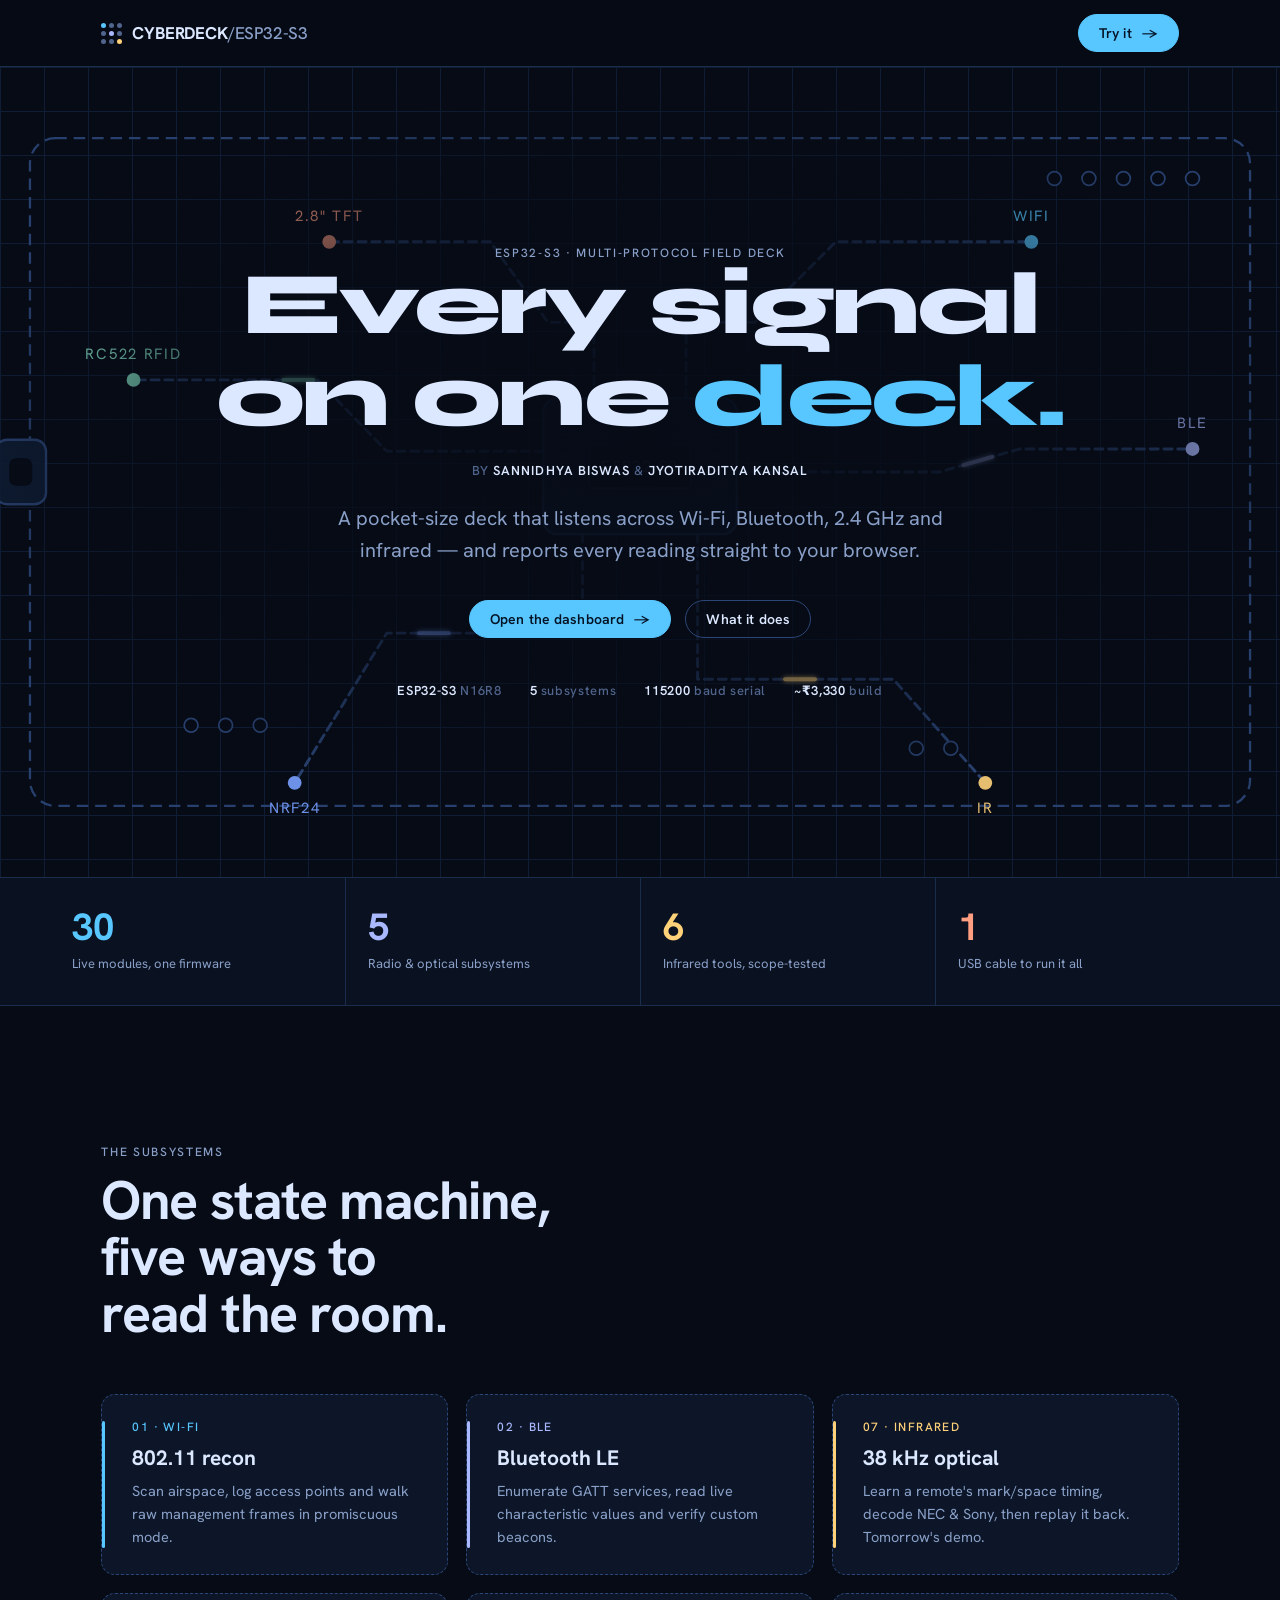
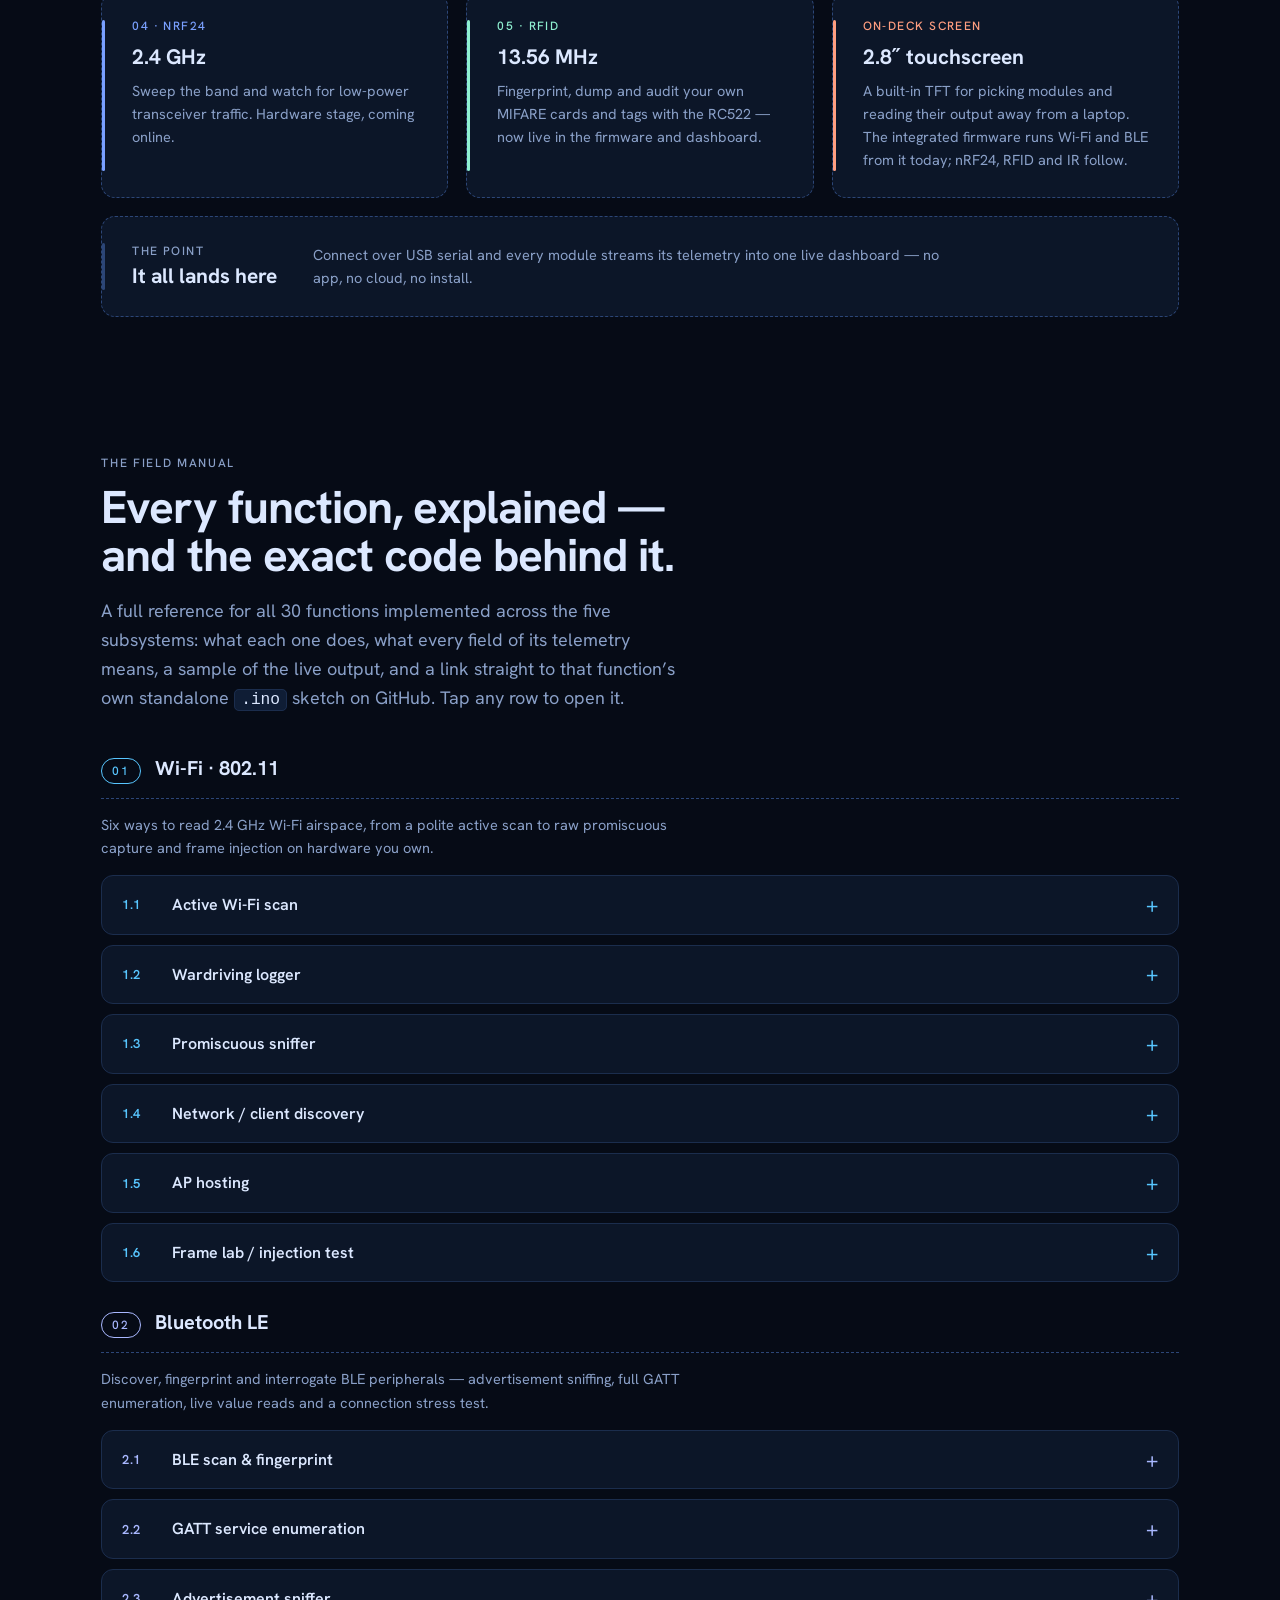
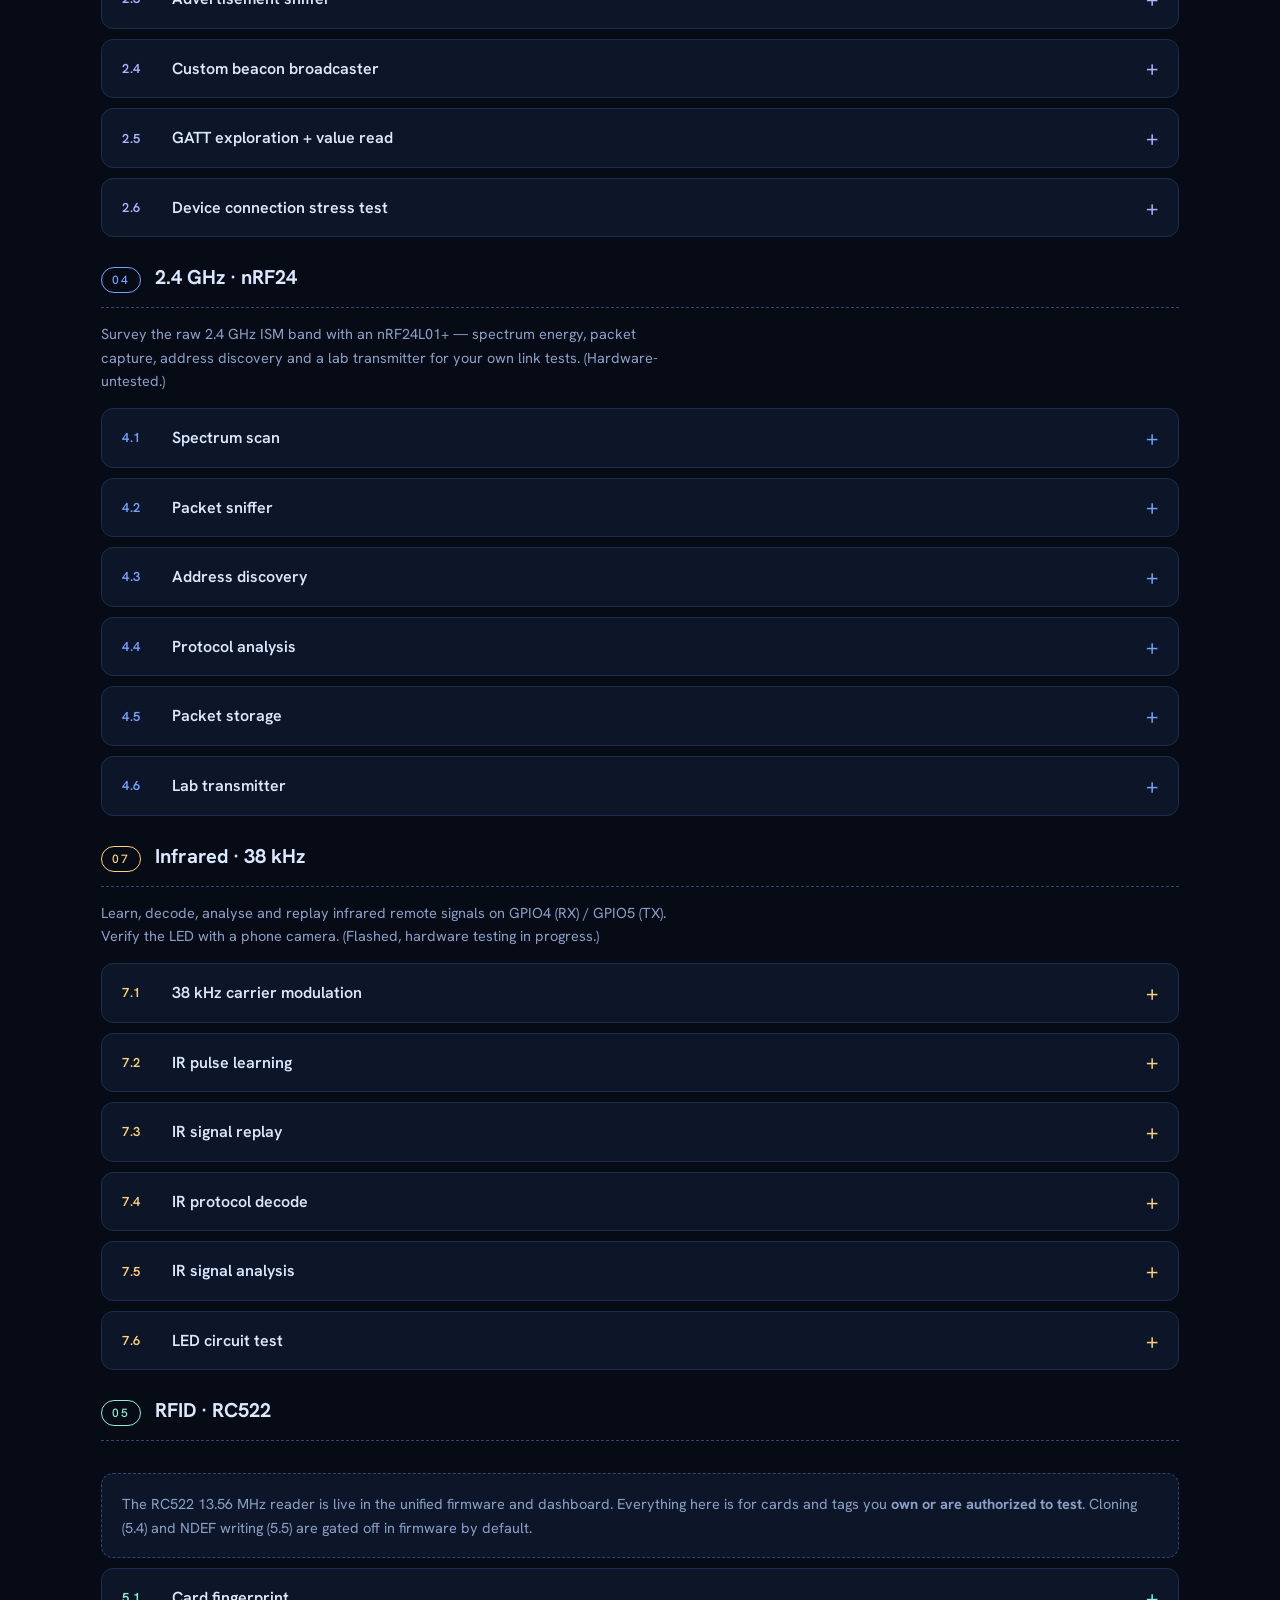
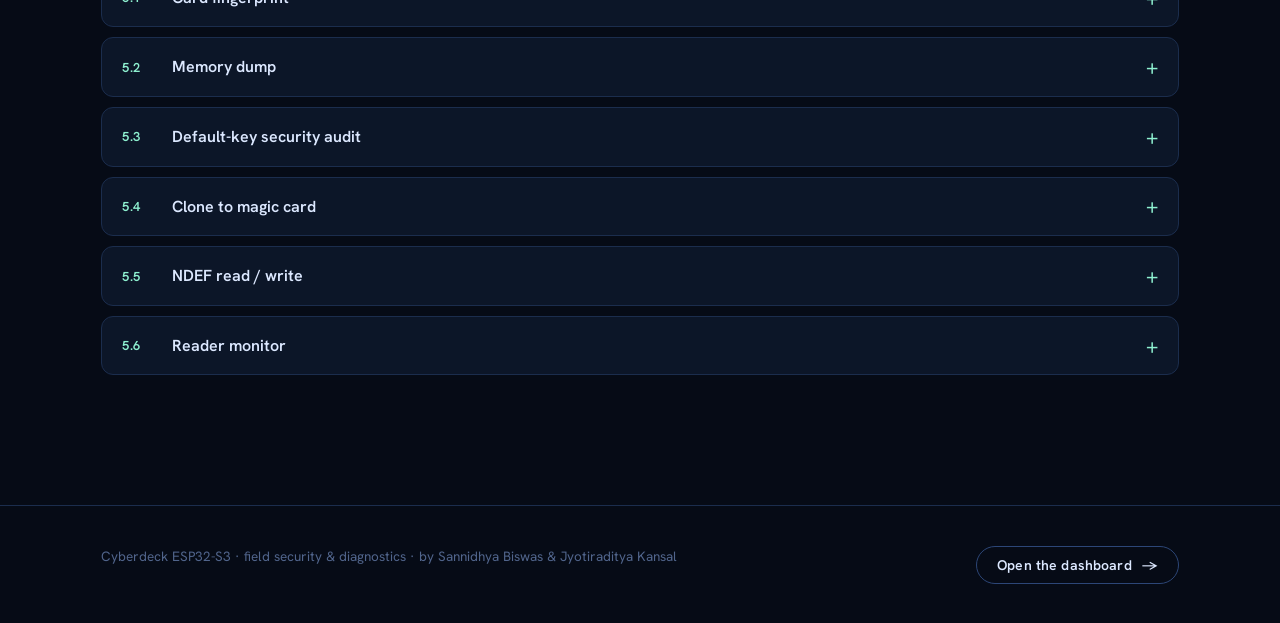
<file: dashboard/index.html>
<!DOCTYPE html>
<html lang="en">
<head>
  <meta charset="UTF-8">
  <meta name="viewport" content="width=device-width, initial-scale=1.0, viewport-fit=cover">
  <title>Cyberdeck ESP32-S3</title>
  <link rel="preconnect" href="https://fonts.googleapis.com">
  <link rel="preconnect" href="https://fonts.gstatic.com" crossorigin>
  <link rel="stylesheet" href="https://fonts.googleapis.com/css2?family=Syne:wght@700;800&family=Hanken+Grotesk:wght@400;500;600;700&display=swap">
  <link rel="stylesheet" href="assets/css/base.css">
  <link rel="stylesheet" href="assets/css/welcome.css">
</head>
<body>

  <div class="bar"><div class="wrap">
    <a class="brand" href="index.html">
      <span class="brand-mark"><i></i><i></i><i></i><i></i><i></i><i></i><i></i><i></i><i></i></span>
      <span class="brand-name">CYBERDECK<span>/ESP32-S3</span></span>
    </a>
    <a class="btn btn-primary" href="app.html">Try it <span class="arrow">&rarr;</span></a>
  </div></div>

  <header class="hero">
    <div class="deck-wrap" aria-hidden="true">
      <svg id="deck-board" viewBox="0 0 1200 760" preserveAspectRatio="xMidYMid slice" xmlns="http://www.w3.org/2000/svg">
        <defs>
          <filter id="glow" x="-40%" y="-40%" width="180%" height="180%">
            <feGaussianBlur stdDeviation="2.2" result="b"/>
            <feMerge><feMergeNode in="b"/><feMergeNode in="SourceGraphic"/></feMerge>
          </filter>
        </defs>

        <!-- board substrate -->
        <rect class="substrate" x="70" y="90" width="1060" height="580" rx="22" stroke-width="2"/>

        <!-- dim base traces -->
        <g fill="none" stroke="var(--line2)" stroke-width="2.5" stroke-linejoin="round" stroke-linecap="round">
          <path class="trace-base" d="M640 316 L640 250 L700 250 L770 180 L940 180"/>
          <path class="trace-base" d="M560 316 L560 250 L520 250 L470 180 L330 180"/>
          <path class="trace-base" d="M650 380 L860 380 L930 360 L1080 360"/>
          <path class="trace-base" d="M650 410 L650 560 L820 560 L900 650"/>
          <path class="trace-base" d="M550 410 L550 520 L380 520 L300 650"/>
          <path class="trace-base" d="M516 362 L380 362 L320 300 L160 300"/>
        </g>

        <!-- bright signal pulses -->
        <g fill="none" stroke-width="3.4" stroke-linejoin="round" stroke-linecap="round" filter="url(#glow)">
          <path id="pulse-wifi" d="M640 316 L640 250 L700 250 L770 180 L940 180" stroke-dasharray="26 2600" stroke-dashoffset="2400"/>
          <path id="pulse-tft" d="M560 316 L560 250 L520 250 L470 180 L330 180" stroke-dasharray="26 2600" stroke-dashoffset="2400"/>
          <path id="pulse-ble"  d="M650 380 L860 380 L930 360 L1080 360" stroke-dasharray="26 2600" stroke-dashoffset="2400"/>
          <path id="pulse-ir"   d="M650 410 L650 560 L820 560 L900 650" stroke-dasharray="26 2600" stroke-dashoffset="2400"/>
          <path id="pulse-nrf"  d="M550 410 L550 520 L380 520 L300 650" stroke-dasharray="26 2600" stroke-dashoffset="2400"/>
          <path id="pulse-rfid" d="M516 362 L380 362 L320 300 L160 300" stroke-dasharray="26 2600" stroke-dashoffset="2400"/>
        </g>

        <!-- edge pads + labels -->
        <g class="pad" font-family="var(--body)" font-size="13" letter-spacing="1.5">
          <circle cx="940" cy="180" r="6" fill="var(--wifi)"/><text x="940" y="162" fill="var(--wifi)" text-anchor="middle">WIFI</text>
          <circle cx="330" cy="180" r="6" fill="var(--tft)"/><text x="330" y="162" fill="var(--tft)" text-anchor="middle">2.8" TFT</text>
          <circle cx="1080" cy="360" r="6" fill="var(--ble)"/><text x="1080" y="342" fill="var(--ble)" text-anchor="middle">BLE</text>
          <circle cx="900" cy="650" r="6" fill="var(--ir)"/><text x="900" y="676" fill="var(--ir)" text-anchor="middle">IR</text>
          <circle cx="300" cy="650" r="6" fill="var(--nrf)"/><text x="300" y="676" fill="var(--nrf)" text-anchor="middle">NRF24</text>
          <circle cx="160" cy="300" r="6" fill="var(--rfid)"/><text x="160" y="282" fill="var(--rfid)" text-anchor="middle">RC522 RFID</text>
        </g>


        <!-- USB-C on the left edge -->
        <rect class="usb" x="40" y="352" width="44" height="56" rx="10" fill="var(--panel2)" stroke="var(--line2)" stroke-width="2"/>
        <rect class="usb" x="52" y="368" width="20" height="24" rx="6" fill="var(--bg)"/>

        <!-- ESP32-S3 shielded module -->
        <g class="chip">
          <rect x="516" y="316" width="168" height="118" rx="12" fill="var(--panel2)" stroke="var(--line2)" stroke-width="2"/>
          <g stroke="var(--line)" stroke-width="1.5" opacity="0.7">
            <line x1="528" y1="330" x2="672" y2="330"/><line x1="528" y1="348" x2="672" y2="348"/>
            <line x1="528" y1="366" x2="672" y2="366"/><line x1="528" y1="384" x2="672" y2="384"/>
            <line x1="528" y1="402" x2="672" y2="402"/><line x1="528" y1="420" x2="672" y2="420"/>
          </g>
          <rect x="556" y="356" width="88" height="38" rx="4" fill="var(--bg)" stroke="var(--line2)"/>
          <text x="600" y="380" fill="var(--mute)" font-family="var(--body)" font-size="14" text-anchor="middle" letter-spacing="1">ESP32-S3</text>
          <circle id="power-led" cx="672" cy="330" r="5" fill="var(--ok)"/>
        </g>

        <!-- header pins along top and bottom -->
        <g class="pin" fill="var(--bg)" stroke="var(--line2)" stroke-width="1.5">
          <circle cx="960" cy="125" r="6"/><circle cx="990" cy="125" r="6"/><circle cx="1020" cy="125" r="6"/><circle cx="1050" cy="125" r="6"/><circle cx="1080" cy="125" r="6"/>
          <circle cx="840" cy="620" r="6"/><circle cx="870" cy="620" r="6"/><circle cx="900" cy="620" r="6" opacity="0.001"/>
          <circle cx="210" cy="600" r="6"/><circle cx="240" cy="600" r="6"/><circle cx="270" cy="600" r="6"/>
        </g>
      </svg>
      <div class="veil"></div>
    </div>
    <div class="wrap">
      <p class="eyebrow">ESP32-S3 · multi-protocol field deck</p>
      <h1>
        <span class="word">Every</span> <span class="word">signal</span>
        <span class="word">on</span> <span class="word">one</span>
        <span class="word"><em>deck.</em></span>
      </h1>
      <p class="byline">by <b>Sannidhya Biswas</b> &amp; <b>Jyotiraditya Kansal</b></p>
      <p class="lede">A pocket-size deck that listens across Wi-Fi, Bluetooth, 2.4&nbsp;GHz and infrared — and reports every reading straight to your browser.</p>
      <div class="cta">
        <a class="btn btn-primary" href="app.html">Open the dashboard <span class="arrow">&rarr;</span></a>
        <a class="btn" href="#facts">What it does</a>
      </div>
      <div class="spec">
        <span><b>ESP32-S3</b> N16R8</span>
        <span><b>5</b> subsystems</span>
        <span><b>115200</b> baud serial</span>
        <span><b>~&#8377;3,330</b> build</span>
      </div>
    </div>
  </header>

  <div class="strip"><div class="wrap">
    <div class="stat"><div class="n" data-to="30">30</div><div class="l">Live modules, one firmware</div></div>
    <div class="stat"><div class="n" data-to="5">5</div><div class="l">Radio &amp; optical subsystems</div></div>
    <div class="stat"><div class="n" data-to="6">6</div><div class="l">Infrared tools, scope-tested</div></div>
    <div class="stat"><div class="n" data-to="1">1</div><div class="l">USB cable to run it all</div></div>
  </div></div>

  <section class="facts wrap" id="facts">
    <div class="head">
      <p class="eyebrow">The subsystems</p>
      <h2>One state machine, five ways to read the room.</h2>
    </div>
    <div class="grid">
      <article class="card c-wifi reveal"><span class="bar-line"></span><div class="k">01 · Wi-Fi</div><h3>802.11 recon</h3><p>Scan airspace, log access points and walk raw management frames in promiscuous mode.</p></article>
      <article class="card c-ble reveal"><span class="bar-line"></span><div class="k">02 · BLE</div><h3>Bluetooth LE</h3><p>Enumerate GATT services, read live characteristic values and verify custom beacons.</p></article>
      <article class="card c-ir reveal"><span class="bar-line"></span><div class="k">07 · Infrared</div><h3>38&nbsp;kHz optical</h3><p>Learn a remote's mark/space timing, decode NEC &amp; Sony, then replay it back. Tomorrow's demo.</p></article>
      <article class="card c-nrf reveal"><span class="bar-line"></span><div class="k">04 · nRF24</div><h3>2.4&nbsp;GHz</h3><p>Sweep the band and watch for low-power transceiver traffic. Hardware stage, coming online.</p></article>
      <article class="card c-rfid reveal"><span class="bar-line"></span><div class="k">05 · RFID</div><h3>13.56&nbsp;MHz</h3><p>Fingerprint, dump and audit your own MIFARE cards and tags with the RC522 — now live in the firmware and dashboard.</p></article>
      <article class="card c-tft reveal"><span class="bar-line"></span><div class="k">On-deck screen</div><h3>2.8&Prime; touchscreen</h3><p>A built-in TFT for picking modules and reading their output away from a laptop. The integrated firmware runs Wi-Fi and BLE from it today; nRF24, RFID and IR follow.</p></article>
      <article class="card card-wide reveal"><span class="bar-line"></span>
        <div class="cw-head"><div class="k">The point</div><h3>It all lands here</h3></div>
        <p>Connect over USB serial and every module streams its telemetry into one live dashboard — no app, no cloud, no install.</p>
      </article>
    </div>
  </section>


  <section class="guide wrap" id="guide">
    <div class="head">
      <p class="eyebrow">The field manual</p>
      <h2>Every function, explained &mdash; and the exact code behind it.</h2>
      <p class="guide-lede">A full reference for all 30 functions implemented across the five subsystems: what each one does, what every field of its telemetry means, a sample of the live output, and a link straight to that function&rsquo;s own standalone <code>.ino</code> sketch on GitHub. Tap any row to open it.</p>
    </div>
    <div class="guide-wrap">
      <div class="guide-group c-wifi">
        <div class="guide-group-head">
          <span class="gg-num">01</span>
          <h3>Wi-Fi · 802.11</h3>
        </div>
        <p class="gg-blurb">Six ways to read 2.4 GHz Wi-Fi airspace, from a polite active scan to raw promiscuous capture and frame injection on hardware you own.</p>
        <div class="guide-list">
        <details class="guide-item">
          <summary>
            <span class="gi-id">1.1</span>
            <span class="gi-name">Active Wi-Fi scan</span>
            <span class="gi-caret" aria-hidden="true">+</span>
          </summary>
          <div class="gi-body">
            <p class="gi-what">Runs a standard active Wi-Fi scan: the ESP32 briefly tunes every 2.4 GHz channel and records every access point that answers a probe. It repeats every couple of seconds while the module is running, so the telemetry table keeps refreshing with whatever is in range.</p>
            <p class="gi-sub">What the output means</p>
            <dl class="gi-fields">
              <div class="fld"><dt>ssid</dt><dd>The network's broadcast name. Shows <code>Hidden</code> when the AP cloaks its SSID.</dd></div>
              <div class="fld"><dt>bssid</dt><dd>The access point's MAC address — a unique per-radio hardware ID, even when two APs share one SSID.</dd></div>
              <div class="fld"><dt>ch</dt><dd>The 2.4 GHz channel (1–13) the AP is broadcasting on.</dd></div>
              <div class="fld"><dt>rssi</dt><dd>Received signal strength in dBm. It is always negative; closer to 0 is stronger (e.g. −45 is right next to you, −85 is far or through walls).</dd></div>
            </dl>
            <p class="gi-sub">Example telemetry</p>
            <pre class="gi-ex"><code>{&quot;module&quot;:&quot;1.1&quot;,&quot;status&quot;:&quot;ok&quot;,&quot;data&quot;:{&quot;ssid&quot;:&quot;HomeNet_5G&quot;,&quot;bssid&quot;:&quot;A4:2B:8C:1D:7E:F0&quot;,&quot;ch&quot;:6,&quot;rssi&quot;:-52}}</code></pre>
            <a class="gi-src" href="https://github.com/RRonium/cyberdeck-esp32s3/blob/main/firmware/01_wifi/1.1_wifi_scan/wifi_scan/wifi_scan.ino" target="_blank" rel="noopener">
              View this module&rsquo;s <code>.ino</code> source <span class="arrow">&rarr;</span>
            </a>
          </div>
        </details>
        <details class="guide-item">
          <summary>
            <span class="gi-id">1.2</span>
            <span class="gi-name">Wardriving logger</span>
            <span class="gi-caret" aria-hidden="true">+</span>
          </summary>
          <div class="gi-body">
            <p class="gi-what">A continuous channel-monitor sweep meant to run while you walk or drive. It logs the same access-point attributes as the scanner, but is built to keep streaming so you can map which networks appear and drop out as you move.</p>
            <p class="gi-sub">What the output means</p>
            <dl class="gi-fields">
              <div class="fld"><dt>ssid</dt><dd>Network name of each AP seen on the sweep.</dd></div>
              <div class="fld"><dt>bssid</dt><dd>The AP's MAC address — the stable key you'd use to tell two APs apart in a log.</dd></div>
              <div class="fld"><dt>ch</dt><dd>Channel the AP was heard on.</dd></div>
              <div class="fld"><dt>rssi</dt><dd>Signal strength in dBm at the moment of capture; watching it rise and fall is how you tell you're getting closer to or further from a transmitter.</dd></div>
            </dl>
            <p class="gi-sub">Example telemetry</p>
            <pre class="gi-ex"><code>{&quot;module&quot;:&quot;1.2&quot;,&quot;status&quot;:&quot;ok&quot;,&quot;data&quot;:{&quot;ssid&quot;:&quot;CafeGuest&quot;,&quot;bssid&quot;:&quot;DC:A6:32:04:11:9B&quot;,&quot;ch&quot;:11,&quot;rssi&quot;:-67}}</code></pre>
            <a class="gi-src" href="https://github.com/RRonium/cyberdeck-esp32s3/blob/main/firmware/01_wifi/1.2_wardriving/wardriving/wardriving.ino" target="_blank" rel="noopener">
              View this module&rsquo;s <code>.ino</code> source <span class="arrow">&rarr;</span>
            </a>
          </div>
        </details>
        <details class="guide-item">
          <summary>
            <span class="gi-id">1.3</span>
            <span class="gi-name">Promiscuous sniffer</span>
            <span class="gi-caret" aria-hidden="true">+</span>
          </summary>
          <div class="gi-body">
            <p class="gi-what">Puts the Wi-Fi radio into promiscuous (monitor) mode and hops channels, capturing raw 802.11 management frames — including the probe requests that phones and laptops broadcast while looking for known networks. This is passive: it only listens.</p>
            <p class="gi-sub">What the output means</p>
            <dl class="gi-fields">
              <div class="fld"><dt>ssid</dt><dd>Network name pulled from a captured frame, where one is present.</dd></div>
              <div class="fld"><dt>bssid</dt><dd>The source MAC address in the raw frame — for a probe request this is the client device, not an AP.</dd></div>
              <div class="fld"><dt>ch</dt><dd>The channel the sniffer was parked on when it caught the frame.</dd></div>
              <div class="fld"><dt>rssi</dt><dd>Signal strength in dBm of the captured frame, i.e. how close the transmitting device is.</dd></div>
            </dl>
            <p class="gi-sub">Example telemetry</p>
            <pre class="gi-ex"><code>{&quot;module&quot;:&quot;1.3&quot;,&quot;status&quot;:&quot;ok&quot;,&quot;data&quot;:{&quot;ssid&quot;:&quot;&quot;,&quot;bssid&quot;:&quot;3C:22:FB:8A:55:10&quot;,&quot;ch&quot;:1,&quot;rssi&quot;:-71}}</code></pre>
            <a class="gi-src" href="https://github.com/RRonium/cyberdeck-esp32s3/blob/main/firmware/01_wifi/1.3_promiscuous_sniffing/promiscuous_sniffing/promiscuous_sniffing.ino" target="_blank" rel="noopener">
              View this module&rsquo;s <code>.ino</code> source <span class="arrow">&rarr;</span>
            </a>
          </div>
        </details>
        <details class="guide-item">
          <summary>
            <span class="gi-id">1.4</span>
            <span class="gi-name">Network / client discovery</span>
            <span class="gi-caret" aria-hidden="true">+</span>
          </summary>
          <div class="gi-body">
            <p class="gi-what">A detailed attribute sweep of the local wireless infrastructure. Where the basic scan just lists APs, this profiles each one — including its authentication/encryption type — so you can see at a glance which networks are open and which are secured.</p>
            <p class="gi-sub">What the output means</p>
            <dl class="gi-fields">
              <div class="fld"><dt>ssid</dt><dd>Network name (or <code>Hidden</code> for a cloaked network).</dd></div>
              <div class="fld"><dt>bssid</dt><dd>The access point's MAC address.</dd></div>
              <div class="fld"><dt>ch</dt><dd>Operating channel of the AP.</dd></div>
              <div class="fld"><dt>rssi</dt><dd>Signal strength in dBm. (The standalone sketch also prints the auth mode — OPEN / WEP / WPA-PSK / WPA2-PSK / WPA3-PSK — alongside each entry in its serial log.)</dd></div>
            </dl>
            <p class="gi-sub">Example telemetry</p>
            <pre class="gi-ex"><code>{&quot;module&quot;:&quot;1.4&quot;,&quot;status&quot;:&quot;ok&quot;,&quot;data&quot;:{&quot;ssid&quot;:&quot;Office-WPA2&quot;,&quot;bssid&quot;:&quot;F0:9F:C2:3D:6A:88&quot;,&quot;ch&quot;:4,&quot;rssi&quot;:-58}}</code></pre>
            <a class="gi-src" href="https://github.com/RRonium/cyberdeck-esp32s3/blob/main/firmware/01_wifi/1.4_network_discovery/network_discovery/network_discovery.ino" target="_blank" rel="noopener">
              View this module&rsquo;s <code>.ino</code> source <span class="arrow">&rarr;</span>
            </a>
          </div>
        </details>
        <details class="guide-item">
          <summary>
            <span class="gi-id">1.5</span>
            <span class="gi-name">AP hosting</span>
            <span class="gi-caret" aria-hidden="true">+</span>
          </summary>
          <div class="gi-body">
            <p class="gi-what">Turns the deck into its own access point (<code>Cyberdeck_AP</code>) and then reports the stations that connect to it. Useful as a controlled target you own — you can watch devices associate and read their link quality.</p>
            <p class="gi-sub">What the output means</p>
            <dl class="gi-fields">
              <div class="fld"><dt>ssid</dt><dd>Carries the soft-AP's own gateway IP address once the access point is up (e.g. the address you'd point a browser at). The standalone sketch additionally lists each connected station's MAC and RSSI.</dd></div>
            </dl>
            <p class="gi-sub">Example telemetry</p>
            <pre class="gi-ex"><code>{&quot;module&quot;:&quot;1.5&quot;,&quot;status&quot;:&quot;ok&quot;,&quot;data&quot;:{&quot;ssid&quot;:&quot;192.168.4.1&quot;,&quot;bssid&quot;:&quot;-&quot;,&quot;ch&quot;:1,&quot;rssi&quot;:0}}</code></pre>
            <a class="gi-src" href="https://github.com/RRonium/cyberdeck-esp32s3/blob/main/firmware/01_wifi/1.5_ap_hosting/ap_hosting/ap_hosting.ino" target="_blank" rel="noopener">
              View this module&rsquo;s <code>.ino</code> source <span class="arrow">&rarr;</span>
            </a>
          </div>
        </details>
        <details class="guide-item">
          <summary>
            <span class="gi-id">1.6</span>
            <span class="gi-name">Frame lab / injection test</span>
            <span class="gi-caret" aria-hidden="true">+</span>
          </summary>
          <div class="gi-body">
            <p class="gi-what">A lab bench for 802.11 frame injection: it transmits a hand-built test beacon frame on channel 1 and reports whether the transmit call succeeded. It's a capability check for the radio's injection path on a network you control — not a tool pointed at other people's devices.</p>
            <p class="gi-sub">What the output means</p>
            <dl class="gi-fields">
              <div class="fld"><dt>ssid</dt><dd>Carries the transmit status string for each injected frame — i.e. confirmation that the test frame was broadcast on channel 1.</dd></div>
            </dl>
            <p class="gi-sub">Example telemetry</p>
            <pre class="gi-ex"><code>{&quot;module&quot;:&quot;1.6&quot;,&quot;status&quot;:&quot;ok&quot;,&quot;data&quot;:{&quot;ssid&quot;:&quot;tx_ok ch1&quot;,&quot;bssid&quot;:&quot;-&quot;,&quot;ch&quot;:1,&quot;rssi&quot;:0}}</code></pre>
            <a class="gi-src" href="https://github.com/RRonium/cyberdeck-esp32s3/blob/main/firmware/01_wifi/1.6_frame_lab_testing/frame_lab_testing/frame_lab_testing.ino" target="_blank" rel="noopener">
              View this module&rsquo;s <code>.ino</code> source <span class="arrow">&rarr;</span>
            </a>
          </div>
        </details>
        </div>
      </div>
      <div class="guide-group c-ble">
        <div class="guide-group-head">
          <span class="gg-num">02</span>
          <h3>Bluetooth LE</h3>
        </div>
        <p class="gg-blurb">Discover, fingerprint and interrogate BLE peripherals — advertisement sniffing, full GATT enumeration, live value reads and a connection stress test.</p>
        <div class="guide-list">
        <details class="guide-item">
          <summary>
            <span class="gi-id">2.1</span>
            <span class="gi-name">BLE scan &amp; fingerprint</span>
            <span class="gi-caret" aria-hidden="true">+</span>
          </summary>
          <div class="gi-body">
            <p class="gi-what">An active BLE scan that discovers nearby Bluetooth Low Energy peripherals and fingerprints each one — the advertised name, its address and how strong the signal is. This is how you build a picture of what BLE devices are around you.</p>
            <p class="gi-sub">What the output means</p>
            <dl class="gi-fields">
              <div class="fld"><dt>name</dt><dd>The device's advertised friendly name, or <code>&lt;Unnamed&gt;</code> if it doesn't broadcast one.</dd></div>
              <div class="fld"><dt>addr</dt><dd>The BLE device address (MAC-style, six hex bytes) — the identifier you use to target a specific device later.</dd></div>
              <div class="fld"><dt>rssi</dt><dd>Signal strength in dBm; closer to 0 means the device is nearer.</dd></div>
              <div class="fld"><dt>uuid</dt><dd>Any service UUID the device advertises, which hints at what it is (e.g. a heart-rate or battery service).</dd></div>
            </dl>
            <p class="gi-sub">Example telemetry</p>
            <pre class="gi-ex"><code>{&quot;module&quot;:&quot;2.1&quot;,&quot;status&quot;:&quot;ok&quot;,&quot;data&quot;:{&quot;name&quot;:&quot;Mi Band 7&quot;,&quot;addr&quot;:&quot;c4:9d: a1:22:0b:7e&quot;,&quot;rssi&quot;:-61,&quot;uuid&quot;:&quot;0000fee0-0000-1000-8000-00805f9b34fb&quot;}}</code></pre>
            <a class="gi-src" href="https://github.com/RRonium/cyberdeck-esp32s3/blob/main/firmware/02_ble/2.1_ble_scan/ble_scan/ble_scan.ino" target="_blank" rel="noopener">
              View this module&rsquo;s <code>.ino</code> source <span class="arrow">&rarr;</span>
            </a>
          </div>
        </details>
        <details class="guide-item">
          <summary>
            <span class="gi-id">2.2</span>
            <span class="gi-name">GATT service enumeration</span>
            <span class="gi-caret" aria-hidden="true">+</span>
          </summary>
          <div class="gi-body">
            <p class="gi-what">Connects to a BLE peripheral and walks its GATT table, listing every service and characteristic it exposes along with their read/write permission flags. This is the map of what a device lets you talk to.</p>
            <p class="gi-sub">What the output means</p>
            <dl class="gi-fields">
              <div class="fld"><dt>name</dt><dd>The connected peripheral's name.</dd></div>
              <div class="fld"><dt>uuid</dt><dd>The UUID of each service / characteristic found — the address of a specific data point inside the device.</dd></div>
              <div class="fld"><dt>rssi</dt><dd>Link signal strength in dBm during enumeration.</dd></div>
              <div class="fld"><dt>payload</dt><dd>Carries the permission flags for the characteristic — whether it can be read and/or written (e.g. <code>READ</code> vs <code>LOCKED</code>).</dd></div>
            </dl>
            <p class="gi-sub">Example telemetry</p>
            <pre class="gi-ex"><code>{&quot;module&quot;:&quot;2.2&quot;,&quot;status&quot;:&quot;ok&quot;,&quot;data&quot;:{&quot;name&quot;:&quot;Thermostat&quot;,&quot;uuid&quot;:&quot;00002a6e-0000-1000-8000-00805f9b34fb&quot;,&quot;rssi&quot;:-55,&quot;payload&quot;:&quot;READ&quot;}}</code></pre>
            <a class="gi-src" href="https://github.com/RRonium/cyberdeck-esp32s3/blob/main/firmware/02_ble/2.2_ble_services/ble_services/ble_services.ino" target="_blank" rel="noopener">
              View this module&rsquo;s <code>.ino</code> source <span class="arrow">&rarr;</span>
            </a>
          </div>
        </details>
        <details class="guide-item">
          <summary>
            <span class="gi-id">2.3</span>
            <span class="gi-name">Advertisement sniffer</span>
            <span class="gi-caret" aria-hidden="true">+</span>
          </summary>
          <div class="gi-body">
            <p class="gi-what">A passive sniffer that captures the raw advertisement packets BLE devices continuously broadcast, dumping the payload bytes as hex. Nothing is connected to — it only listens to what's already in the air.</p>
            <p class="gi-sub">What the output means</p>
            <dl class="gi-fields">
              <div class="fld"><dt>name</dt><dd>Advertised name if present.</dd></div>
              <div class="fld"><dt>addr</dt><dd>The broadcasting device's address.</dd></div>
              <div class="fld"><dt>rssi</dt><dd>Signal strength in dBm of the captured advertisement.</dd></div>
              <div class="fld"><dt>payload</dt><dd>The raw advertisement payload as a hex string (or <code>None</code> if the packet carried no payload) — this is the unparsed manufacturer/service data the device is broadcasting.</dd></div>
            </dl>
            <p class="gi-sub">Example telemetry</p>
            <pre class="gi-ex"><code>{&quot;module&quot;:&quot;2.3&quot;,&quot;status&quot;:&quot;ok&quot;,&quot;data&quot;:{&quot;name&quot;:&quot;&quot;,&quot;addr&quot;:&quot;7a:11:3e:9c:04:df&quot;,&quot;rssi&quot;:-74,&quot;payload&quot;:&quot;0201061AFF4C000215...&quot;}}</code></pre>
            <a class="gi-src" href="https://github.com/RRonium/cyberdeck-esp32s3/blob/main/firmware/02_ble/2.3_ble_sniffing/ble_sniffing/ble_sniffing.ino" target="_blank" rel="noopener">
              View this module&rsquo;s <code>.ino</code> source <span class="arrow">&rarr;</span>
            </a>
          </div>
        </details>
        <details class="guide-item">
          <summary>
            <span class="gi-id">2.4</span>
            <span class="gi-name">Custom beacon broadcaster</span>
            <span class="gi-caret" aria-hidden="true">+</span>
          </summary>
          <div class="gi-body">
            <p class="gi-what">Broadcasts a custom BLE beacon from the deck so you can verify range and that a scanner (your phone, another deck) picks it up. It's a transmit-side test — the deck is the thing being discovered.</p>
            <p class="gi-sub">What the output means</p>
            <dl class="gi-fields">
              <div class="fld"><dt>name</dt><dd>The beacon name the deck is advertising (e.g. <code>Cyberdeck-Spam</code>).</dd></div>
              <div class="fld"><dt>uuid</dt><dd>The service UUID baked into the broadcast beacon.</dd></div>
              <div class="fld"><dt>rssi</dt><dd>Reported signal context for the broadcast.</dd></div>
              <div class="fld"><dt>payload</dt><dd>The beacon payload being advertised.</dd></div>
            </dl>
            <p class="gi-sub">Example telemetry</p>
            <pre class="gi-ex"><code>{&quot;module&quot;:&quot;2.4&quot;,&quot;status&quot;:&quot;ok&quot;,&quot;data&quot;:{&quot;name&quot;:&quot;Cyberdeck-Spam&quot;,&quot;uuid&quot;:&quot;12345678-0000-1000-8000-00805f9b34fb&quot;,&quot;rssi&quot;:0,&quot;payload&quot;:&quot;active&quot;}}</code></pre>
            <a class="gi-src" href="https://github.com/RRonium/cyberdeck-esp32s3/blob/main/firmware/02_ble/2.4_custom_beacons/custom_beacons/custom_beacons.ino" target="_blank" rel="noopener">
              View this module&rsquo;s <code>.ino</code> source <span class="arrow">&rarr;</span>
            </a>
          </div>
        </details>
        <details class="guide-item">
          <summary>
            <span class="gi-id">2.5</span>
            <span class="gi-name">GATT exploration + value read</span>
            <span class="gi-caret" aria-hidden="true">+</span>
          </summary>
          <div class="gi-body">
            <p class="gi-what">Goes a step beyond enumeration: it connects to a peripheral, finds every readable characteristic and actually reads back its live value, dumping it as hex. This is how you pull the current data a device is holding.</p>
            <p class="gi-sub">What the output means</p>
            <dl class="gi-fields">
              <div class="fld"><dt>name</dt><dd>The connected device's name.</dd></div>
              <div class="fld"><dt>uuid</dt><dd>The UUID of the characteristic that was read.</dd></div>
              <div class="fld"><dt>payload</dt><dd>The live value of that characteristic as a hex string — the actual bytes stored on the device at read time (decode per the characteristic's spec to get a temperature, battery %, etc.).</dd></div>
            </dl>
            <p class="gi-sub">Example telemetry</p>
            <pre class="gi-ex"><code>{&quot;module&quot;:&quot;2.5&quot;,&quot;status&quot;:&quot;ok&quot;,&quot;data&quot;:{&quot;name&quot;:&quot;BatterySvc&quot;,&quot;uuid&quot;:&quot;00002a19-0000-1000-8000-00805f9b34fb&quot;,&quot;payload&quot;:&quot;64&quot;}}</code></pre>
            <a class="gi-src" href="https://github.com/RRonium/cyberdeck-esp32s3/blob/main/firmware/02_ble/2.5_gatt_exploration/gatt_exploration/gatt_exploration.ino" target="_blank" rel="noopener">
              View this module&rsquo;s <code>.ino</code> source <span class="arrow">&rarr;</span>
            </a>
          </div>
        </details>
        <details class="guide-item">
          <summary>
            <span class="gi-id">2.6</span>
            <span class="gi-name">Device connection stress test</span>
            <span class="gi-caret" aria-hidden="true">+</span>
          </summary>
          <div class="gi-body">
            <p class="gi-what">Repeatedly connects to and disconnects from a target peripheral and times each handshake, so you can measure how reliably and how fast a device accepts connections. Each attempt reports success or failure plus its latency.</p>
            <p class="gi-sub">What the output means</p>
            <dl class="gi-fields">
              <div class="fld"><dt>name</dt><dd>The target device being tested (addr is also reported).</dd></div>
              <div class="fld"><dt>uuid</dt><dd>Service context for the target.</dd></div>
              <div class="fld"><dt>rssi</dt><dd>Link signal strength during the test.</dd></div>
              <div class="fld"><dt>payload</dt><dd>Carries the per-attempt result — the connection latency in milliseconds on success, or a FAILED marker when a handshake doesn't complete.</dd></div>
            </dl>
            <p class="gi-sub">Example telemetry</p>
            <pre class="gi-ex"><code>{&quot;module&quot;:&quot;2.6&quot;,&quot;status&quot;:&quot;ok&quot;,&quot;data&quot;:{&quot;name&quot;:&quot;Target&quot;,&quot;uuid&quot;:&quot;-&quot;,&quot;rssi&quot;:-60,&quot;payload&quot;:&quot;attempt 1: SUCCESS 212 ms&quot;}}</code></pre>
            <a class="gi-src" href="https://github.com/RRonium/cyberdeck-esp32s3/blob/main/firmware/02_ble/2.6_ble_device_testing/ble_device_testing/ble_device_testing.ino" target="_blank" rel="noopener">
              View this module&rsquo;s <code>.ino</code> source <span class="arrow">&rarr;</span>
            </a>
          </div>
        </details>
        </div>
      </div>
      <div class="guide-group c-nrf">
        <div class="guide-group-head">
          <span class="gg-num">04</span>
          <h3>2.4 GHz · nRF24</h3>
        </div>
        <p class="gg-blurb">Survey the raw 2.4 GHz ISM band with an nRF24L01+ — spectrum energy, packet capture, address discovery and a lab transmitter for your own link tests. (Hardware-untested.)</p>
        <div class="guide-list">
        <details class="guide-item">
          <summary>
            <span class="gi-id">4.1</span>
            <span class="gi-name">Spectrum scan</span>
            <span class="gi-caret" aria-hidden="true">+</span>
          </summary>
          <div class="gi-body">
            <p class="gi-what">Sweeps all 126 nRF24 channels across 2400–2525 MHz and samples how much carrier energy sits on each one (32 samples per channel per pass). On the dashboard this feeds the live spectrum graph — tall bars are busy frequencies (Wi-Fi, Bluetooth, other 2.4 GHz gear). It also doubles as the nRF24 wiring check: if the module isn't found you get <code>nrf_not_found</code>.</p>
            <p class="gi-sub">What the output means</p>
            <dl class="gi-fields">
              <div class="fld"><dt>ch</dt><dd>The nRF24 channel number (0–125).</dd></div>
              <div class="fld"><dt>mhz</dt><dd>That channel's frequency in MHz (2400 + channel).</dd></div>
              <div class="fld"><dt>level</dt><dd>Energy reading for the channel on this pass, 0–32. Higher means more activity / a stronger carrier was detected on that frequency.</dd></div>
            </dl>
            <p class="gi-sub">Example telemetry</p>
            <pre class="gi-ex"><code>{&quot;module&quot;:&quot;4.1&quot;,&quot;status&quot;:&quot;ok&quot;,&quot;data&quot;:{&quot;ch&quot;:76,&quot;mhz&quot;:2476,&quot;level&quot;:18}}</code></pre>
            <a class="gi-src" href="https://github.com/RRonium/cyberdeck-esp32s3/blob/main/firmware/04_2.4ghz_nrf24/4.1_spectrum_scan/spectrum_scan/spectrum_scan.ino" target="_blank" rel="noopener">
              View this module&rsquo;s <code>.ino</code> source <span class="arrow">&rarr;</span>
            </a>
          </div>
        </details>
        <details class="guide-item">
          <summary>
            <span class="gi-id">4.2</span>
            <span class="gi-name">Packet sniffer</span>
            <span class="gi-caret" aria-hidden="true">+</span>
          </summary>
          <div class="gi-body">
            <p class="gi-what">Listens on the default pipe while hopping channels 0–83 and dumps any nRF24 payloads it catches as raw hex. This is the capture tool for seeing the actual bytes small 2.4 GHz devices (toys, some wireless peripherals) are sending.</p>
            <p class="gi-sub">What the output means</p>
            <dl class="gi-fields">
              <div class="fld"><dt>ch</dt><dd>The channel the packet was captured on.</dd></div>
              <div class="fld"><dt>addr</dt><dd>The pipe address the packet arrived on.</dd></div>
              <div class="fld"><dt>len</dt><dd>Payload length in bytes.</dd></div>
              <div class="fld"><dt>payload</dt><dd>The captured packet bytes as a hex string.</dd></div>
            </dl>
            <p class="gi-sub">Example telemetry</p>
            <pre class="gi-ex"><code>{&quot;module&quot;:&quot;4.2&quot;,&quot;status&quot;:&quot;ok&quot;,&quot;data&quot;:{&quot;ch&quot;:42,&quot;addr&quot;:&quot;0xE7E7E7E7E7&quot;,&quot;len&quot;:8,&quot;payload&quot;:&quot;A1B2C3D4E5F60718&quot;}}</code></pre>
            <a class="gi-src" href="https://github.com/RRonium/cyberdeck-esp32s3/blob/main/firmware/04_2.4ghz_nrf24/4.2_packet_sniffing/packet_sniffing.ino" target="_blank" rel="noopener">
              View this module&rsquo;s <code>.ino</code> source <span class="arrow">&rarr;</span>
            </a>
          </div>
        </details>
        <details class="guide-item">
          <summary>
            <span class="gi-id">4.3</span>
            <span class="gi-name">Address discovery</span>
            <span class="gi-caret" aria-hidden="true">+</span>
          </summary>
          <div class="gi-body">
            <p class="gi-what">Sniffs for the short preamble that precedes nRF24 packets and, by hopping the band, reports candidate pipe addresses it keeps seeing. It's how you find the address a device is using before you can sniff its packets in full.</p>
            <p class="gi-sub">What the output means</p>
            <dl class="gi-fields">
              <div class="fld"><dt>ch</dt><dd>Channel where the candidate address was observed.</dd></div>
              <div class="fld"><dt>addr</dt><dd>A candidate nRF24 pipe address recovered from the preamble sniff.</dd></div>
              <div class="fld"><dt>hits</dt><dd>How many times that address was seen — more hits means a more confident, real address rather than noise.</dd></div>
            </dl>
            <p class="gi-sub">Example telemetry</p>
            <pre class="gi-ex"><code>{&quot;module&quot;:&quot;4.3&quot;,&quot;status&quot;:&quot;ok&quot;,&quot;data&quot;:{&quot;ch&quot;:17,&quot;addr&quot;:&quot;0xC2C2C2&quot;,&quot;hits&quot;:5}}</code></pre>
            <a class="gi-src" href="https://github.com/RRonium/cyberdeck-esp32s3/blob/main/firmware/04_2.4ghz_nrf24/4.3_address_discovery/address_discovery.ino" target="_blank" rel="noopener">
              View this module&rsquo;s <code>.ino</code> source <span class="arrow">&rarr;</span>
            </a>
          </div>
        </details>
        <details class="guide-item">
          <summary>
            <span class="gi-id">4.4</span>
            <span class="gi-name">Protocol analysis</span>
            <span class="gi-caret" aria-hidden="true">+</span>
          </summary>
          <div class="gi-body">
            <p class="gi-what">Captures packets and, per packet, reports the length and data rate and makes a heuristic guess at whether it looks like control traffic or data traffic — a first-pass characterisation of an unknown 2.4 GHz link.</p>
            <p class="gi-sub">What the output means</p>
            <dl class="gi-fields">
              <div class="fld"><dt>ch</dt><dd>Channel of the analysed packet.</dd></div>
              <div class="fld"><dt>addr</dt><dd>Pipe address the packet came from.</dd></div>
              <div class="fld"><dt>len</dt><dd>Payload length in bytes.</dd></div>
              <div class="fld"><dt>rate</dt><dd>The nRF24 data rate the link is using (e.g. 1 Mbps / 2 Mbps / 250 kbps).</dd></div>
              <div class="fld"><dt>guess</dt><dd>A heuristic classification of the traffic — e.g. a short, regular packet reads as <em>control</em>, a longer one as <em>data</em>.</dd></div>
            </dl>
            <p class="gi-sub">Example telemetry</p>
            <pre class="gi-ex"><code>{&quot;module&quot;:&quot;4.4&quot;,&quot;status&quot;:&quot;ok&quot;,&quot;data&quot;:{&quot;ch&quot;:33,&quot;addr&quot;:&quot;0xE7E7E7E7E7&quot;,&quot;len&quot;:4,&quot;rate&quot;:&quot;1Mbps&quot;,&quot;guess&quot;:&quot;control&quot;}}</code></pre>
            <a class="gi-src" href="https://github.com/RRonium/cyberdeck-esp32s3/blob/main/firmware/04_2.4ghz_nrf24/4.4_protocol_analysis/protocol_analysis.ino" target="_blank" rel="noopener">
              View this module&rsquo;s <code>.ino</code> source <span class="arrow">&rarr;</span>
            </a>
          </div>
        </details>
        <details class="guide-item">
          <summary>
            <span class="gi-id">4.5</span>
            <span class="gi-name">Packet storage</span>
            <span class="gi-caret" aria-hidden="true">+</span>
          </summary>
          <div class="gi-body">
            <p class="gi-what">Buffers captured packets into an in-RAM ring buffer (32 frames) and keeps a running count, so you can grab a burst of traffic and review the most recent frames rather than watching them scroll past once.</p>
            <p class="gi-sub">What the output means</p>
            <dl class="gi-fields">
              <div class="fld"><dt>stored</dt><dd>How many frames are currently held in the ring buffer (caps at 32, oldest dropped first).</dd></div>
              <div class="fld"><dt>last_addr</dt><dd>The pipe address of the most recently stored packet.</dd></div>
              <div class="fld"><dt>last</dt><dd>The payload of the most recently stored packet.</dd></div>
            </dl>
            <p class="gi-sub">Example telemetry</p>
            <pre class="gi-ex"><code>{&quot;module&quot;:&quot;4.5&quot;,&quot;status&quot;:&quot;ok&quot;,&quot;data&quot;:{&quot;stored&quot;:32,&quot;last_addr&quot;:&quot;0xE7E7E7E7E7&quot;,&quot;last&quot;:&quot;DEADBEEF&quot;}}</code></pre>
            <a class="gi-src" href="https://github.com/RRonium/cyberdeck-esp32s3/blob/main/firmware/04_2.4ghz_nrf24/4.5_packet_storage/packet_storage.ino" target="_blank" rel="noopener">
              View this module&rsquo;s <code>.ino</code> source <span class="arrow">&rarr;</span>
            </a>
          </div>
        </details>
        <details class="guide-item">
          <summary>
            <span class="gi-id">4.6</span>
            <span class="gi-name">Lab transmitter</span>
            <span class="gi-caret" aria-hidden="true">+</span>
          </summary>
          <div class="gi-body">
            <p class="gi-what">A low-power test transmitter that sends to <em>your own</em> nRF24 node so you can check a link and measure range. It reports whether each transmission was acknowledged. This is explicitly a self-test to a node you own — not for injecting into other devices.</p>
            <p class="gi-sub">What the output means</p>
            <dl class="gi-fields">
              <div class="fld"><dt>ch</dt><dd>Channel used for the test transmission.</dd></div>
              <div class="fld"><dt>addr</dt><dd>The destination pipe address of your own receiving node.</dd></div>
              <div class="fld"><dt>sent</dt><dd>Count / marker that a test packet was transmitted.</dd></div>
              <div class="fld"><dt>ack</dt><dd>Whether the receiving node acknowledged the packet (<code>ACK</code>) or not (<code>no ack</code>) — your pass/fail for the link.</dd></div>
            </dl>
            <p class="gi-sub">Example telemetry</p>
            <pre class="gi-ex"><code>{&quot;module&quot;:&quot;4.6&quot;,&quot;status&quot;:&quot;ok&quot;,&quot;data&quot;:{&quot;ch&quot;:76,&quot;addr&quot;:&quot;0x1Node&quot;,&quot;sent&quot;:1,&quot;ack&quot;:true}}</code></pre>
            <a class="gi-src" href="https://github.com/RRonium/cyberdeck-esp32s3/blob/main/firmware/04_2.4ghz_nrf24/4.6_lab_transmitter/lab_transmitter.ino" target="_blank" rel="noopener">
              View this module&rsquo;s <code>.ino</code> source <span class="arrow">&rarr;</span>
            </a>
          </div>
        </details>
        </div>
      </div>
      <div class="guide-group c-ir">
        <div class="guide-group-head">
          <span class="gg-num">07</span>
          <h3>Infrared · 38 kHz</h3>
        </div>
        <p class="gg-blurb">Learn, decode, analyse and replay infrared remote signals on GPIO4 (RX) / GPIO5 (TX). Verify the LED with a phone camera. (Flashed, hardware testing in progress.)</p>
        <div class="guide-list">
        <details class="guide-item">
          <summary>
            <span class="gi-id">7.1</span>
            <span class="gi-name">38 kHz carrier modulation</span>
            <span class="gi-caret" aria-hidden="true">+</span>
          </summary>
          <div class="gi-body">
            <p class="gi-what">Drives a continuous 38 kHz, 50%-duty carrier on the IR LED (via the ESP32's LEDC hardware). 38 kHz is the frequency almost all consumer IR remotes use, so this is the baseline transmitter test. The light is invisible to your eye — point a phone camera at the LED and you'll see it glow.</p>
            <p class="gi-sub">What the output means</p>
            <dl class="gi-fields">
              <div class="fld"><dt>freq_hz</dt><dd>The carrier frequency being generated, in Hz (38000).</dd></div>
              <div class="fld"><dt>duty_pct</dt><dd>The duty cycle as a percentage (50) — how much of each cycle the LED is on.</dd></div>
              <div class="fld"><dt>pin</dt><dd>The GPIO driving the IR LED (GPIO5).</dd></div>
            </dl>
            <p class="gi-sub">Example telemetry</p>
            <pre class="gi-ex"><code>{&quot;module&quot;:&quot;7.1&quot;,&quot;status&quot;:&quot;ok&quot;,&quot;data&quot;:{&quot;freq_hz&quot;:38000,&quot;duty_pct&quot;:50,&quot;pin&quot;:5}}</code></pre>
            <a class="gi-src" href="https://github.com/RRonium/cyberdeck-esp32s3/blob/main/firmware/07_infrared/7.1_38khz_modulation/38khz_modulation/38khz_modulation.ino" target="_blank" rel="noopener">
              View this module&rsquo;s <code>.ino</code> source <span class="arrow">&rarr;</span>
            </a>
          </div>
        </details>
        <details class="guide-item">
          <summary>
            <span class="gi-id">7.2</span>
            <span class="gi-name">IR pulse learning</span>
            <span class="gi-caret" aria-hidden="true">+</span>
          </summary>
          <div class="gi-body">
            <p class="gi-what">Captures the raw mark/space timing of every IR burst the receiver sees — i.e. the exact on/off durations that make up a remote's signal, with no attempt to interpret the protocol. This is the raw recording you can later replay with 7.3.</p>
            <p class="gi-sub">What the output means</p>
            <dl class="gi-fields">
              <div class="fld"><dt>count</dt><dd>How many timing values were captured for the burst.</dd></div>
              <div class="fld"><dt>overflow</dt><dd><code>YES</code> if the capture buffer filled before the signal finished (the recording is truncated), otherwise <code>no</code>.</dd></div>
              <div class="fld"><dt>timings_us</dt><dd>The array of raw mark/space durations in microseconds — the alternating LED-on / LED-off lengths that encode the button press.</dd></div>
            </dl>
            <p class="gi-sub">Example telemetry</p>
            <pre class="gi-ex"><code>{&quot;module&quot;:&quot;7.2&quot;,&quot;status&quot;:&quot;ok&quot;,&quot;data&quot;:{&quot;count&quot;:67,&quot;overflow&quot;:false,&quot;timings_us&quot;:[9000,4500,560,560,560,1690,560,...]}}</code></pre>
            <a class="gi-src" href="https://github.com/RRonium/cyberdeck-esp32s3/blob/main/firmware/07_infrared/7.2_pulse_learning/pulse_learning/pulse_learning.ino" target="_blank" rel="noopener">
              View this module&rsquo;s <code>.ino</code> source <span class="arrow">&rarr;</span>
            </a>
          </div>
        </details>
        <details class="guide-item">
          <summary>
            <span class="gi-id">7.3</span>
            <span class="gi-name">IR signal replay</span>
            <span class="gi-caret" aria-hidden="true">+</span>
          </summary>
          <div class="gi-body">
            <p class="gi-what">Re-transmits the last signal captured by 7.2, 7.4 or 7.5 exactly once, then returns to idle. If the protocol was decoded it sends it properly; if the signal was only captured raw, it replays the raw timing at 38 kHz. This is how you prove a capture round-trips through the hardware.</p>
            <p class="gi-sub">What the output means</p>
            <dl class="gi-fields">
              <div class="fld"><dt>protocol</dt><dd>The protocol being replayed, when the source capture was decoded (e.g. NEC).</dd></div>
              <div class="fld"><dt>value</dt><dd>The code value being resent (hex), for a decoded signal.</dd></div>
              <div class="fld"><dt>bits</dt><dd>Bit length of a decoded signal — or, for a raw replay, <code>count</code> pulses is reported instead.</dd></div>
              <div class="fld"><dt>action</dt><dd>A marker that the one-shot resend fired before the module idles again.</dd></div>
            </dl>
            <p class="gi-sub">Example telemetry</p>
            <pre class="gi-ex"><code>{&quot;module&quot;:&quot;7.3&quot;,&quot;status&quot;:&quot;ok&quot;,&quot;data&quot;:{&quot;protocol&quot;:&quot;NEC&quot;,&quot;value&quot;:&quot;0x20DF10EF&quot;,&quot;bits&quot;:32,&quot;action&quot;:&quot;replayed&quot;}}</code></pre>
            <a class="gi-src" href="https://github.com/RRonium/cyberdeck-esp32s3/blob/main/firmware/07_infrared/7.3_signal_replay/signal_replay/signal_replay.ino" target="_blank" rel="noopener">
              View this module&rsquo;s <code>.ino</code> source <span class="arrow">&rarr;</span>
            </a>
          </div>
        </details>
        <details class="guide-item">
          <summary>
            <span class="gi-id">7.4</span>
            <span class="gi-name">IR protocol decode</span>
            <span class="gi-caret" aria-hidden="true">+</span>
          </summary>
          <div class="gi-body">
            <p class="gi-what">Listens on the IR receiver and decodes the signal into a named protocol and code value — NEC, Sony SIRC, RC5, RC6 and the other formats the IRremoteESP8266 library understands. This turns a button press into a clean, reusable code instead of raw timings.</p>
            <p class="gi-sub">What the output means</p>
            <dl class="gi-fields">
              <div class="fld"><dt>protocol</dt><dd>The decoded protocol name (e.g. <code>NEC</code>, <code>SONY</code>, <code>RC5</code>). Unrecognised signals come back as <code>UNKNOWN</code>.</dd></div>
              <div class="fld"><dt>value</dt><dd>The decoded command as a hex value — this is the unique code for the button that was pressed.</dd></div>
              <div class="fld"><dt>bits</dt><dd>How many bits the decoded code is (e.g. NEC is 32 bits) — a sanity check that the decode is complete.</dd></div>
            </dl>
            <p class="gi-sub">Example telemetry</p>
            <pre class="gi-ex"><code>{&quot;module&quot;:&quot;7.4&quot;,&quot;status&quot;:&quot;ok&quot;,&quot;data&quot;:{&quot;protocol&quot;:&quot;NEC&quot;,&quot;value&quot;:&quot;0x20DF10EF&quot;,&quot;bits&quot;:32}}</code></pre>
            <a class="gi-src" href="https://github.com/RRonium/cyberdeck-esp32s3/blob/main/firmware/07_infrared/7.4_protocol_libraries/protocol_libraries/protocol_libraries.ino" target="_blank" rel="noopener">
              View this module&rsquo;s <code>.ino</code> source <span class="arrow">&rarr;</span>
            </a>
          </div>
        </details>
        <details class="guide-item">
          <summary>
            <span class="gi-id">7.5</span>
            <span class="gi-name">IR signal analysis</span>
            <span class="gi-caret" aria-hidden="true">+</span>
          </summary>
          <div class="gi-body">
            <p class="gi-what">Measures a captured burst: it sums all the mark (LED-on) time and all the space (LED-off) time and reports the totals plus the overall duty cycle. This characterises the shape of a signal — useful when a remote won't decode and you want to see what it's actually doing.</p>
            <p class="gi-sub">What the output means</p>
            <dl class="gi-fields">
              <div class="fld"><dt>protocol</dt><dd>Decoded protocol name if the library recognised the burst, else UNKNOWN.</dd></div>
              <div class="fld"><dt>mark_us</dt><dd>Total LED-on time across the burst, in microseconds.</dd></div>
              <div class="fld"><dt>space_us</dt><dd>Total LED-off time across the burst, in microseconds.</dd></div>
              <div class="fld"><dt>total_us</dt><dd>mark + space — the full length of the signal in microseconds.</dd></div>
              <div class="fld"><dt>duty_pct</dt><dd>mark as a percentage of total — the duty cycle of the whole burst.</dd></div>
            </dl>
            <p class="gi-sub">Example telemetry</p>
            <pre class="gi-ex"><code>{&quot;module&quot;:&quot;7.5&quot;,&quot;status&quot;:&quot;ok&quot;,&quot;data&quot;:{&quot;protocol&quot;:&quot;NEC&quot;,&quot;mark_us&quot;:22350,&quot;space_us&quot;:45150,&quot;total_us&quot;:67500,&quot;duty_pct&quot;:33.1}}</code></pre>
            <a class="gi-src" href="https://github.com/RRonium/cyberdeck-esp32s3/blob/main/firmware/07_infrared/7.5_signal_analysis/signal_analysis/signal_analysis.ino" target="_blank" rel="noopener">
              View this module&rsquo;s <code>.ino</code> source <span class="arrow">&rarr;</span>
            </a>
          </div>
        </details>
        <details class="guide-item">
          <summary>
            <span class="gi-id">7.6</span>
            <span class="gi-name">LED circuit test</span>
            <span class="gi-caret" aria-hidden="true">+</span>
          </summary>
          <div class="gi-body">
            <p class="gi-what">Fires a short 26 µs pulse on the IR LED every 10 ms — a steady, easy-to-scope heartbeat for checking the transmit driver circuit is wired and working, independent of any real signal. Again, a phone camera will show the LED flickering.</p>
            <p class="gi-sub">What the output means</p>
            <dl class="gi-fields">
              <div class="fld"><dt>pulses</dt><dd>A running count of pulses fired.</dd></div>
              <div class="fld"><dt>pulse_us</dt><dd>The width of each pulse in microseconds (26).</dd></div>
              <div class="fld"><dt>period_ms</dt><dd>How often a pulse fires, in milliseconds (10).</dd></div>
              <div class="fld"><dt>pin</dt><dd>The GPIO driving the IR LED (GPIO5).</dd></div>
            </dl>
            <p class="gi-sub">Example telemetry</p>
            <pre class="gi-ex"><code>{&quot;module&quot;:&quot;7.6&quot;,&quot;status&quot;:&quot;ok&quot;,&quot;data&quot;:{&quot;pulses&quot;:418,&quot;pulse_us&quot;:26,&quot;period_ms&quot;:10,&quot;pin&quot;:5}}</code></pre>
            <a class="gi-src" href="https://github.com/RRonium/cyberdeck-esp32s3/blob/main/firmware/07_infrared/7.6_led_circuit_tests/led_circuit_tests/led_circuit_tests.ino" target="_blank" rel="noopener">
              View this module&rsquo;s <code>.ino</code> source <span class="arrow">&rarr;</span>
            </a>
          </div>
        </details>
        </div>
      </div>

      <div class="guide-group c-rfid">
        <div class="guide-group-head">
          <span class="gg-num">05</span>
          <h3>RFID · RC522</h3>
        </div>
        <div class="guide-list">
          <p class="guide-note">The RC522 13.56&nbsp;MHz reader is live in the unified firmware and dashboard. Everything here is for cards and tags you <strong>own or are authorized to test</strong>. Cloning (5.4) and NDEF writing (5.5) are gated off in firmware by default.</p>
        <details class="guide-item">
          <summary>
            <span class="gi-id">5.1</span>
            <span class="gi-name">Card fingerprint</span>
            <span class="gi-caret" aria-hidden="true">+</span>
          </summary>
          <div class="gi-body">
            <p class="gi-what">Detects any ISO-14443A card in the field and reports its UID, ATQA and SAK plus a derived human-readable card type. This is the foundation every other RFID module builds on, and it doubles as the &ldquo;is the RC522 wired up?&rdquo; check &mdash; if the reader never answers it emits <code>rc522_not_found</code>. A card&rsquo;s UID is broadcast in the clear to anything that energises the field, which is exactly why UID-only access control is weak.</p>
            <p class="gi-sub">What the output means</p>
            <dl class="gi-fields">
              <div class="fld"><dt>uid</dt><dd>The card&rsquo;s unique identifier as hex (e.g. <code>DEADBEEF</code>).</dd></div>
              <div class="fld"><dt>uid_len</dt><dd>UID length in bytes &mdash; 4, 7 or 10.</dd></div>
              <div class="fld"><dt>atqa</dt><dd>Answer-to-request, the 2-byte type hint returned when the card wakes.</dd></div>
              <div class="fld"><dt>sak</dt><dd>Select acknowledge byte &mdash; the RC522 maps it to the card family.</dd></div>
              <div class="fld"><dt>type</dt><dd>Derived card type (e.g. <code>MIFARE 1KB</code>, <code>MIFARE Ultralight</code>, <code>MIFARE DESFire</code>).</dd></div>
            </dl>
            <p class="gi-sub">Example telemetry</p>
            <pre class="gi-ex"><code>{&quot;module&quot;:&quot;5.1&quot;,&quot;status&quot;:&quot;ok&quot;,&quot;data&quot;:{&quot;uid&quot;:&quot;DEADBEEF&quot;,&quot;uid_len&quot;:4,&quot;atqa&quot;:&quot;0004&quot;,&quot;sak&quot;:&quot;08&quot;,&quot;type&quot;:&quot;MIFARE 1KB&quot;}}</code></pre>
            <a class="gi-src" href="https://github.com/RRonium/cyberdeck-esp32s3/blob/main/firmware/05_rfid_rc522/5.1_card_fingerprint/card_fingerprint/card_fingerprint.ino" target="_blank" rel="noopener">
              View this module&rsquo;s <code>.ino</code> source <span class="arrow">&rarr;</span>
            </a>
          </div>
        </details>
        <details class="guide-item">
          <summary>
            <span class="gi-id">5.2</span>
            <span class="gi-name">Memory dump</span>
            <span class="gi-caret" aria-hidden="true">+</span>
          </summary>
          <div class="gi-body">
            <p class="gi-what">Reads out the actual contents of a presented card. For a MIFARE Classic it authenticates each sector with the factory default key (<code>FFFFFFFFFFFF</code>) and dumps every readable block as hex; for Ultralight / NTAG it reads the pages directly. This module only <strong>reads</strong> &mdash; it never writes. Blocks that refuse the default key show up as locked, a hint that something there is actually protected.</p>
            <p class="gi-sub">What the output means</p>
            <dl class="gi-fields">
              <div class="fld"><dt>sector</dt><dd>Which sector the block belongs to.</dd></div>
              <div class="fld"><dt>block</dt><dd>The absolute block number being reported.</dd></div>
              <div class="fld"><dt>data</dt><dd>The 16 bytes of that block as hex (present only when auth succeeded).</dd></div>
              <div class="fld"><dt>key_used</dt><dd>The key that opened the sector &mdash; here the default <code>FFFFFFFFFFFF</code>.</dd></div>
              <div class="fld"><dt>auth</dt><dd><code>ok</code> if the sector opened, <code>fail</code> if the default key was rejected (block shown as locked).</dd></div>
              <div class="fld"><dt>blocks_read / blocks_locked / done</dt><dd>The closing summary row: how many blocks were read, how many were locked, and that the dump finished.</dd></div>
            </dl>
            <p class="gi-sub">Example telemetry</p>
            <pre class="gi-ex"><code>{&quot;module&quot;:&quot;5.2&quot;,&quot;status&quot;:&quot;ok&quot;,&quot;data&quot;:{&quot;sector&quot;:1,&quot;block&quot;:4,&quot;data&quot;:&quot;00112233445566778899AABBCCDDEEFF&quot;,&quot;key_used&quot;:&quot;FFFFFFFFFFFF&quot;,&quot;auth&quot;:&quot;ok&quot;}}</code></pre>
            <a class="gi-src" href="https://github.com/RRonium/cyberdeck-esp32s3/blob/main/firmware/05_rfid_rc522/5.2_memory_dump/memory_dump/memory_dump.ino" target="_blank" rel="noopener">
              View this module&rsquo;s <code>.ino</code> source <span class="arrow">&rarr;</span>
            </a>
          </div>
        </details>
        <details class="guide-item">
          <summary>
            <span class="gi-id">5.3</span>
            <span class="gi-name">Default-key security audit</span>
            <span class="gi-caret" aria-hidden="true">+</span>
          </summary>
          <div class="gi-body">
            <p class="gi-what">Runs a presented MIFARE Classic card against a dictionary of common / factory / transport keys and reports, per sector, whether it fell to a default key or held &mdash; then grades the whole card A&ndash;F. It answers &ldquo;would this badge survive a 10-second attack?&rdquo;. It is pure read / auth: nothing is written and no data is dumped, only which key opened each sector. Sectors that resist the whole dictionary are reported <code>protected</code>.</p>
            <p class="gi-sub">What the output means</p>
            <dl class="gi-fields">
              <div class="fld"><dt>sector</dt><dd>The sector being tested.</dd></div>
              <div class="fld"><dt>result</dt><dd><code>default_key</code> if a dictionary key opened it, <code>protected</code> if the whole dictionary failed.</dd></div>
              <div class="fld"><dt>key_found</dt><dd>The dictionary key that worked (only on a weak sector).</dd></div>
              <div class="fld"><dt>weak_sectors / total_sectors</dt><dd>The summary: how many sectors fell out of how many.</dd></div>
              <div class="fld"><dt>grade</dt><dd>Overall A&ndash;F security grade for the card &mdash; A is clean, F is every sector weak.</dd></div>
            </dl>
            <p class="gi-sub">Example telemetry</p>
            <pre class="gi-ex"><code>{&quot;module&quot;:&quot;5.3&quot;,&quot;status&quot;:&quot;ok&quot;,&quot;data&quot;:{&quot;weak_sectors&quot;:14,&quot;total_sectors&quot;:16,&quot;grade&quot;:&quot;F&quot;,&quot;done&quot;:true}}</code></pre>
            <a class="gi-src" href="https://github.com/RRonium/cyberdeck-esp32s3/blob/main/firmware/05_rfid_rc522/5.3_default_key_audit/default_key_audit/default_key_audit.ino" target="_blank" rel="noopener">
              View this module&rsquo;s <code>.ino</code> source <span class="arrow">&rarr;</span>
            </a>
          </div>
        </details>
        <details class="guide-item">
          <summary>
            <span class="gi-id">5.4</span>
            <span class="gi-name">Clone to magic card</span>
            <span class="gi-caret" aria-hidden="true">+</span>
          </summary>
          <div class="gi-body">
            <p class="gi-what">The access-control demo, done ethically: read a source MIFARE Classic card that <strong>you own</strong>, then write its UID and sector data onto a Gen1a/Gen2 &ldquo;magic&rdquo; card that <strong>you own</strong>, and verify by reading the copy back. The point is to show <em>why</em> UID-based door systems are unsafe, not to defeat anyone else&rsquo;s credential. Writes are <strong>disabled in firmware by default</strong> (<code>RFID_OPERATOR_OWNS_CARDS=0</code>); left off, the module reads the source and reports but refuses every write with <code>ownership_not_acknowledged</code>. It also refuses non-magic targets and never touches sector trailers, so it can&rsquo;t brick a card&rsquo;s keys.</p>
            <p class="gi-sub">What the output means</p>
            <dl class="gi-fields">
              <div class="fld"><dt>stage</dt><dd><code>source_read</code> after the source card is cached, <code>clone</code> after a target is written.</dd></div>
              <div class="fld"><dt>uid</dt><dd>The source card&rsquo;s UID being cloned.</dd></div>
              <div class="fld"><dt>blocks_cached</dt><dd>How many source blocks were read into RAM.</dd></div>
              <div class="fld"><dt>blocks_written</dt><dd>How many blocks were written to the target (clone stage).</dd></div>
              <div class="fld"><dt>verify</dt><dd><code>match</code> if the read-back of the copy equals the source, else <code>mismatch</code>.</dd></div>
              <div class="fld"><dt>target_type</dt><dd>How block 0 was written: <code>gen1a</code> (backdoor) or <code>gen2</code> (authenticated CUID).</dd></div>
            </dl>
            <p class="gi-sub">Example telemetry</p>
            <pre class="gi-ex"><code>{&quot;module&quot;:&quot;5.4&quot;,&quot;status&quot;:&quot;ok&quot;,&quot;data&quot;:{&quot;stage&quot;:&quot;source_read&quot;,&quot;uid&quot;:&quot;DEADBEEF&quot;,&quot;blocks_cached&quot;:48}}</code></pre>
            <a class="gi-src" href="https://github.com/RRonium/cyberdeck-esp32s3/blob/main/firmware/05_rfid_rc522/5.4_clone_to_magic/clone_to_magic/clone_to_magic.ino" target="_blank" rel="noopener">
              View this module&rsquo;s <code>.ino</code> source <span class="arrow">&rarr;</span>
            </a>
          </div>
        </details>
        <details class="guide-item">
          <summary>
            <span class="gi-id">5.5</span>
            <span class="gi-name">NDEF read / write</span>
            <span class="gi-caret" aria-hidden="true">+</span>
          </summary>
          <div class="gi-body">
            <p class="gi-what">Reads the first URI or Text NDEF record on a writable NFC tag (NTAG213/215/216 and MIFARE Ultralight) and decodes it. A tag that silently opens a URL is the &ldquo;don&rsquo;t tap random NFC tags&rdquo; phishing demo; it&rsquo;s also how you provision your own tags for the deck. Writing is behind a firmware compile switch (<code>RFID_NDEF_MODE_WRITE</code>) that is <strong>off by default</strong>, so the module is read-only unless you enable it for a tag you own.</p>
            <p class="gi-sub">What the output means</p>
            <dl class="gi-fields">
              <div class="fld"><dt>record_type</dt><dd><code>uri</code> or <code>text</code> &mdash; the kind of NDEF record decoded.</dd></div>
              <div class="fld"><dt>payload</dt><dd>The decoded value &mdash; the full URL or text string.</dd></div>
              <div class="fld"><dt>tag_type</dt><dd>The underlying tag family (e.g. <code>MIFARE Ultralight</code>).</dd></div>
              <div class="fld"><dt>capacity</dt><dd>Bytes of user memory read while decoding.</dd></div>
              <div class="fld"><dt>bytes_written / verify</dt><dd>Write mode only: bytes provisioned and whether the read-back matched.</dd></div>
            </dl>
            <p class="gi-sub">Example telemetry</p>
            <pre class="gi-ex"><code>{&quot;module&quot;:&quot;5.5&quot;,&quot;status&quot;:&quot;ok&quot;,&quot;data&quot;:{&quot;record_type&quot;:&quot;uri&quot;,&quot;payload&quot;:&quot;https://example.org&quot;,&quot;tag_type&quot;:&quot;MIFARE Ultralight&quot;,&quot;capacity&quot;:144}}</code></pre>
            <a class="gi-src" href="https://github.com/RRonium/cyberdeck-esp32s3/blob/main/firmware/05_rfid_rc522/5.5_ndef_read_write/ndef_read_write/ndef_read_write.ino" target="_blank" rel="noopener">
              View this module&rsquo;s <code>.ino</code> source <span class="arrow">&rarr;</span>
            </a>
          </div>
        </details>
        <details class="guide-item">
          <summary>
            <span class="gi-id">5.6</span>
            <span class="gi-name">Reader monitor</span>
            <span class="gi-caret" aria-hidden="true">+</span>
          </summary>
          <div class="gi-body">
            <p class="gi-what">A continuous, passive scan loop that logs every card presented to the reader &mdash; UID, card type, a timestamp since the monitor started and a per-UID seen count &mdash; into a small RAM ring buffer, and counts distinct credentials. It only reads UIDs; it never authenticates, dumps or writes. This is the &ldquo;what a skimmer harvests&rdquo; view and a practical tailgating / occupancy audit: leave it at a door and see how many distinct credentials pass.</p>
            <p class="gi-sub">What the output means</p>
            <dl class="gi-fields">
              <div class="fld"><dt>uid</dt><dd>The UID of the card just seen.</dd></div>
              <div class="fld"><dt>type</dt><dd>The card type.</dd></div>
              <div class="fld"><dt>t_ms</dt><dd>Milliseconds since the monitor started &mdash; when this card was seen.</dd></div>
              <div class="fld"><dt>seen_count</dt><dd>How many times this particular UID has been presented.</dd></div>
              <div class="fld"><dt>distinct / total_reads</dt><dd>The periodic summary: distinct credentials and total reads so far.</dd></div>
            </dl>
            <p class="gi-sub">Example telemetry</p>
            <pre class="gi-ex"><code>{&quot;module&quot;:&quot;5.6&quot;,&quot;status&quot;:&quot;ok&quot;,&quot;data&quot;:{&quot;uid&quot;:&quot;DEADBEEF&quot;,&quot;type&quot;:&quot;MIFARE 1KB&quot;,&quot;t_ms&quot;:12840,&quot;seen_count&quot;:3}}</code></pre>
            <a class="gi-src" href="https://github.com/RRonium/cyberdeck-esp32s3/blob/main/firmware/05_rfid_rc522/5.6_reader_monitor/reader_monitor/reader_monitor.ino" target="_blank" rel="noopener">
              View this module&rsquo;s <code>.ino</code> source <span class="arrow">&rarr;</span>
            </a>
          </div>
        </details>
        </div>
      </div>
    </div>
  </section>

  <footer><div class="wrap">
    <span>Cyberdeck ESP32-S3 · field security &amp; diagnostics · by Sannidhya Biswas &amp; Jyotiraditya Kansal</span>
    <a class="btn" href="app.html">Open the dashboard <span class="arrow">&rarr;</span></a>
  </div></footer>

  <script src="assets/vendor/anime.min.js"></script>
  <script src="assets/js/board.js"></script>
  <script>
    document.documentElement.classList.add("js");
    const rm = matchMedia("(prefers-reduced-motion: reduce)").matches;

    function showReveals() { document.querySelectorAll(".reveal").forEach(el => el.classList.remove("reveal")); }

    if (!rm && window.anime) {
      anime.timeline({ easing: "easeOutExpo", delay: 300 })
        .add({ targets: ".hero .word", translateY: [40, 0], opacity: [0, 1], duration: 900, delay: anime.stagger(80) })
        .add({ targets: ".byline, .lede, .cta, .spec", translateY: [20, 0], opacity: [0, 1], duration: 700, delay: anime.stagger(90) }, "-=500");

      document.querySelectorAll(".stat .n").forEach(el => {
        const obj = { v: 0 }, to = +el.dataset.to; el.textContent = "0";
        new IntersectionObserver((en, ob) => en.forEach(x => {
          if (x.isIntersecting) { anime({ targets: obj, v: to, round: 1, duration: 1300, easing: "easeOutExpo", update: () => el.textContent = obj.v }); ob.disconnect(); }
        })).observe(el);
      });

      const co = new IntersectionObserver((en) => en.forEach(x => {
        if (x.isIntersecting) { anime({ targets: x.target, translateY: [26, 0], opacity: [0, 1], duration: 700, easing: "easeOutCubic" }); x.target.classList.remove("reveal"); co.unobserve(x.target); }
      }), { threshold: .2 });
      document.querySelectorAll(".reveal").forEach(c => co.observe(c));
    } else {
      showReveals();
    }
  </script>
</body>
</html>
</file>
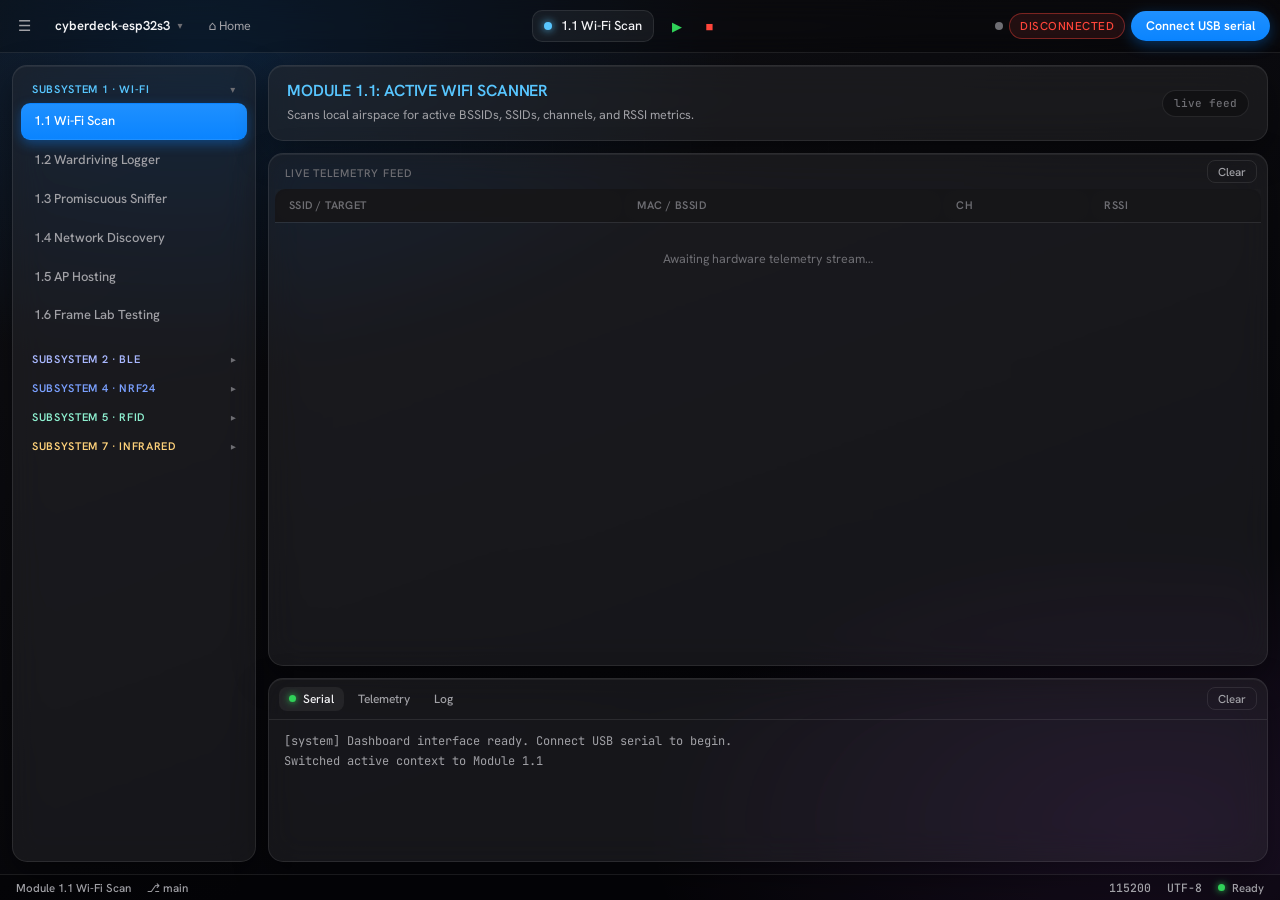
<file: dashboard/app.html>
<!DOCTYPE html>
<html lang="en">
<head>
  <meta charset="UTF-8">
  <meta name="viewport" content="width=device-width, initial-scale=1.0, viewport-fit=cover">
  <title>Cyberdeck Dashboard</title>
  <link rel="preconnect" href="https://fonts.googleapis.com">
  <link rel="preconnect" href="https://fonts.gstatic.com" crossorigin>
  <link rel="stylesheet" href="https://fonts.googleapis.com/css2?family=Hanken+Grotesk:wght@400;500;600;700&family=JetBrains+Mono:wght@400;500&display=swap">
  <link rel="stylesheet" href="assets/css/base.css">
  <link rel="stylesheet" href="assets/css/dashboard.css">
</head>
<body class="app">

  <!-- JetBrains-style top toolbar, rendered in the Apple-dark material -->
  <header class="toolbar">
    <span class="tb-burger" aria-hidden="true">☰</span>
    <div class="tb-proj">cyberdeck-esp32s3 <span class="ca">▾</span></div>
    <a class="tb-branch" href="index.html" title="Back to the welcome page">⌂ Home</a>

    <div class="tb-spacer"></div>

    <div class="runcfg" title="Active module">
      <span class="mdot" id="run-dot"></span>
      <span class="nm" id="run-name">1.1 Wi-Fi Scan</span>
    </div>
    <div class="runbtns">
      <button class="ib play" onclick="sendCommand('START')" title="Start module" aria-label="Start module">▶</button>
      <button class="ib stop" onclick="sendCommand('STOP')" title="Halt module" aria-label="Halt module">■</button>
    </div>

    <div class="tb-spacer"></div>

    <span class="live-dot" id="live-dot"></span>
    <span class="conn-pill" id="conn-status">DISCONNECTED</span>
    <button class="tb-connect" id="serial-btn" onclick="toggleSerial()">Connect USB serial</button>
  </header>

  <div class="app-body">

    <!-- source list (subsystem tree) -->
    <aside class="sidebar">

      <div class="s-wifi">
        <button class="sub-toggle" aria-expanded="true" aria-controls="list-wifi" onclick="toggleSub(this)">
          <span>Subsystem 1 · Wi-Fi</span><span class="chev">▾</span>
        </button>
        <div class="sub-list" id="list-wifi">
          <button class="mod-btn" data-mod="1.1" onclick="switchModule('1.1', this)">1.1 Wi-Fi Scan</button>
          <button class="mod-btn" data-mod="1.2" onclick="switchModule('1.2', this)">1.2 Wardriving Logger</button>
          <button class="mod-btn" data-mod="1.3" onclick="switchModule('1.3', this)">1.3 Promiscuous Sniffer</button>
          <button class="mod-btn" data-mod="1.4" onclick="switchModule('1.4', this)">1.4 Network Discovery</button>
          <button class="mod-btn" data-mod="1.5" onclick="switchModule('1.5', this)">1.5 AP Hosting</button>
          <button class="mod-btn" data-mod="1.6" onclick="switchModule('1.6', this)">1.6 Frame Lab Testing</button>
        </div>
      </div>

      <div class="s-ble">
        <button class="sub-toggle" aria-expanded="false" aria-controls="list-ble" onclick="toggleSub(this)">
          <span>Subsystem 2 · BLE</span><span class="chev">▾</span>
        </button>
        <div class="sub-list" id="list-ble" hidden>
          <button class="mod-btn" data-mod="2.1" onclick="switchModule('2.1', this)">2.1 BLE Scan</button>
          <button class="mod-btn" data-mod="2.2" onclick="switchModule('2.2', this)">2.2 GATT Services</button>
          <button class="mod-btn" data-mod="2.3" onclick="switchModule('2.3', this)">2.3 Advertisement Sniffing</button>
          <button class="mod-btn" data-mod="2.4" onclick="switchModule('2.4', this)">2.4 Custom Beacons</button>
          <button class="mod-btn" data-mod="2.5" onclick="switchModule('2.5', this)">2.5 GATT Exploration</button>
          <button class="mod-btn" data-mod="2.6" onclick="switchModule('2.6', this)">2.6 Device Testing</button>
        </div>
      </div>

      <div class="s-nrf">
        <button class="sub-toggle" aria-expanded="false" aria-controls="list-nrf" onclick="toggleSub(this)">
          <span>Subsystem 4 · nRF24</span><span class="chev">▾</span>
        </button>
        <div class="sub-list" id="list-nrf" hidden>
          <button class="mod-btn" data-mod="4.1" onclick="switchModule('4.1', this)">4.1 Spectrum Scan</button>
          <button class="mod-btn" data-mod="4.2" onclick="switchModule('4.2', this)">4.2 Packet Sniffer</button>
          <button class="mod-btn" data-mod="4.3" onclick="switchModule('4.3', this)">4.3 Address Discovery</button>
          <button class="mod-btn" data-mod="4.4" onclick="switchModule('4.4', this)">4.4 Protocol Analysis</button>
          <button class="mod-btn" data-mod="4.5" onclick="switchModule('4.5', this)">4.5 Packet Storage</button>
          <button class="mod-btn" data-mod="4.6" onclick="switchModule('4.6', this)">4.6 Lab Transmitter</button>
        </div>
      </div>

      <div class="s-rfid">
        <button class="sub-toggle" aria-expanded="false" aria-controls="list-rfid" onclick="toggleSub(this)">
          <span>Subsystem 5 · RFID</span><span class="chev">▾</span>
        </button>
        <div class="sub-list" id="list-rfid" hidden>
          <button class="mod-btn" data-mod="5.1" onclick="switchModule('5.1', this)">5.1 Card Fingerprint</button>
          <button class="mod-btn" data-mod="5.2" onclick="switchModule('5.2', this)">5.2 Memory Dump</button>
          <button class="mod-btn" data-mod="5.3" onclick="switchModule('5.3', this)">5.3 Default-Key Audit</button>
          <button class="mod-btn" data-mod="5.4" onclick="switchModule('5.4', this)">5.4 Clone to Magic Card</button>
          <button class="mod-btn" data-mod="5.5" onclick="switchModule('5.5', this)">5.5 NDEF Read / Write</button>
          <button class="mod-btn" data-mod="5.6" onclick="switchModule('5.6', this)">5.6 Reader Monitor</button>
        </div>
      </div>

      <div class="s-ir">
        <button class="sub-toggle" aria-expanded="false" aria-controls="list-ir" onclick="toggleSub(this)">
          <span>Subsystem 7 · Infrared</span><span class="chev">▾</span>
        </button>
        <div class="sub-list" id="list-ir" hidden>
          <button class="mod-btn" data-mod="7.1" onclick="switchModule('7.1', this)">7.1 38kHz Carrier</button>
          <button class="mod-btn" data-mod="7.2" onclick="switchModule('7.2', this)">7.2 Pulse Learning</button>
          <button class="mod-btn" data-mod="7.3" onclick="switchModule('7.3', this)">7.3 Replay Last Capture</button>
          <button class="mod-btn" data-mod="7.4" onclick="switchModule('7.4', this)">7.4 Protocol Decode</button>
          <button class="mod-btn" data-mod="7.5" onclick="switchModule('7.5', this)">7.5 Signal Analysis</button>
          <button class="mod-btn" data-mod="7.6" onclick="switchModule('7.6', this)">7.6 LED Circuit Test</button>
        </div>
      </div>

    </aside>

    <!-- drag to resize the sidebar (max 75% of the width) -->
    <div class="resizer resizer-col" role="separator" aria-orientation="vertical" aria-label="Resize sidebar" tabindex="0" title="Drag to resize · double-click to reset"></div>

    <!-- working column -->
    <main class="main">
      <section class="module-bar" id="module-bar">
        <div>
          <h2 id="module-title">MODULE 1.1: ACTIVE WIFI SCANNER</h2>
          <p id="module-desc">Scans local airspace for active BSSIDs, SSIDs, channels, and RSSI metrics.</p>
        </div>
        <span class="mod-count">live feed</span>
      </section>

      <div class="panels">
        <section class="panel panel-telemetry">
          <div class="panel-hd">
            <h3>Live telemetry feed</h3>
            <button class="clear-btn" onclick="clearTelemetry()" title="Clear the telemetry view" aria-label="Clear telemetry">Clear</button>
          </div>
          <!-- 4.1 spectrum graph (spectrum.js); shown in place of the table for 4.1 -->
          <div class="spectrum" id="spectrum" hidden>
            <div class="spectrum-meta">
              <span id="spec-sweep">sweep #0</span>
              <span id="spec-peak">peak · quiet</span>
              <span class="spec-note" id="spec-note"></span>
            </div>
            <div class="spectrum-stage">
              <canvas aria-label="nRF24 2.4 GHz spectrum, channels 0 to 125" role="img"></canvas>
              <div class="spectrum-tip" hidden></div>
            </div>
          </div>
          <div class="table-scroll">
            <table>
              <thead><tr id="table-headers">
                <th>SSID / Target</th><th>MAC / BSSID</th><th>CH</th><th>RSSI</th>
              </tr></thead>
              <tbody id="telemetry-body">
                <tr><td colspan="4" class="empty">Awaiting hardware telemetry stream…</td></tr>
              </tbody>
            </table>
          </div>
        </section>

        <!-- drag to resize telemetry vs. serial console (each max 75% of the height) -->
        <div class="resizer resizer-row" role="separator" aria-orientation="horizontal" aria-label="Resize serial console" tabindex="0" title="Drag to resize · double-click to reset"></div>

        <section class="panel panel-serial">
          <div class="serial-hd">
            <span class="tab on"><span class="d"></span> Serial</span>
            <span class="tab">Telemetry</span>
            <span class="tab">Log</span>
            <button class="clear-btn" onclick="clearConsole()" title="Clear the serial console" aria-label="Clear serial console">Clear</button>
          </div>
          <div class="console" id="console">
            <div class="sys">[system] Dashboard interface ready. Connect USB serial to begin.</div>
          </div>
        </section>
      </div>
    </main>
  </div>

  <!-- status bar -->
  <footer class="statusbar">
    <span class="sb-item" id="sb-mod">Module 1.1 · Wi-Fi Scan</span>
    <span class="sb-item">⎇ main</span>
    <span class="sb-spacer"></span>
    <span class="sb-item mono">115200</span>
    <span class="sb-item mono">UTF-8</span>
    <span class="sb-item"><span class="sb-dot"></span> Ready</span>
  </footer>

  <script src="assets/js/spectrum.js"></script>
  <script src="assets/js/dashboard.js"></script>
  <script src="assets/js/resize.js"></script>
  <script>
    /* Cosmetic only: mirror the active module into the toolbar run-config chip
       and the status bar. Wraps the existing switchModule without changing it;
       every lookup is guarded so it can never break the dashboard. */
    (function () {
      var orig = window.switchModule;
      if (typeof orig !== "function") return;
      var accent = { "1": "--wifi", "2": "--ble", "4": "--nrf", "5": "--rfid", "7": "--ir" };
      window.switchModule = function (modId, btn) {
        orig(modId, btn);
        try {
          var label = (btn && btn.textContent ? btn.textContent : modId).trim();
          var run = document.getElementById("run-name");
          var dot = document.getElementById("run-dot");
          var sb = document.getElementById("sb-mod");
          if (run) run.textContent = label;
          if (sb) sb.textContent = "Module " + label;
          if (dot) {
            var c = "var(" + (accent[String(modId).charAt(0)] || "--wifi") + ")";
            dot.style.background = c;
            dot.style.boxShadow = "0 0 8px " + c;
          }
        } catch (e) {}
      };
    })();
  </script>
</body>
</html>
</file>
<file: dashboard/assets/css/base.css>
/* Cyberdeck design tokens + shared pieces (welcome page and dashboard).
   Blueprint direction: navy engineering grid paper, cyan linework, the board
   drawn as a dashed schematic. Each subsystem owns one hue everywhere. */
:root {
  --bg: #060b16;
  --bg2: #0a1120;
  --panel: #0c1628;
  --panel2: #0f1d35;
  --line: #1b2d4d;
  --line2: #2c4677;
  --text: #dce8ff;
  --mute: #8aa0c8;
  --faint: #51658c;

  --wifi: #58c6ff;
  --ble: #a9b8ff;
  --ir: #ffd27a;
  --nrf: #7aa0ff;
  --tft: #ff9e80;
  --rfid: #8ef0d0;
  --ok: #57e389;
  --err: #ff6b6b;

  /* Syne is kept for the hero headline only; everything else is Anthropic Sans
     (Claude's UI face), falling back to Hanken Grotesk where it isn't installed. */
  --display: "Syne", "Avenir Next", system-ui, sans-serif;
  --body: "Anthropic Sans", "Hanken Grotesk", "Segoe UI", system-ui, sans-serif;
  --mono: var(--body);
  --code: "JetBrains Mono", ui-monospace, "SFMono-Regular", Menlo, Consolas, monospace;

  --radius: 10px;
  --gutter: max(16px, 4vw);
  color-scheme: dark;
}

*, *::before, *::after { box-sizing: border-box; }
html { -webkit-text-size-adjust: 100%; }
body {
  margin: 0;
  background: var(--bg);
  color: var(--text);
  font: 400 15px/1.6 var(--body);
  -webkit-font-smoothing: antialiased;
}
a { color: inherit; }
h1, h2, h3 { font-family: var(--body); font-weight: 700; line-height: 1.05; margin: 0; text-wrap: balance; }
p { margin: 0; }
code, .mono { font-family: var(--code); }
:focus-visible { outline: 2px solid var(--wifi); outline-offset: 3px; border-radius: 4px; }

.eyebrow {
  font: 500 12px/1 var(--mono);
  letter-spacing: 0.14em;
  text-transform: uppercase;
  color: var(--mute);
}

/* Buttons */
.btn {
  display: inline-flex; align-items: center; gap: 10px;
  padding: 11px 20px;
  border-radius: 999px;
  border: 1px solid var(--line2);
  background: transparent;
  color: var(--text);
  font: 600 14px/1 var(--body);
  letter-spacing: 0.01em;
  text-decoration: none;
  cursor: pointer;
  transition: background .2s, border-color .2s, color .2s, transform .2s;
}
.btn:hover { border-color: var(--text); }
.btn:active { transform: translateY(1px); }
.btn-primary { background: var(--wifi); color: #041325; border-color: var(--wifi); }
.btn-primary:hover { background: #8ad8ff; border-color: #8ad8ff; }
.btn .arrow { transition: transform .25s; }
.btn:hover .arrow { transform: translateX(3px); }

/* Brand mark */
.brand { display: inline-flex; align-items: center; gap: 10px; text-decoration: none; }
.brand-mark { display: grid; grid-template-columns: repeat(3, 5px); gap: 3px; }
.brand-mark i { width: 5px; height: 5px; border-radius: 50%; background: var(--faint); }
.brand-mark i:nth-child(1) { background: var(--wifi); }
.brand-mark i:nth-child(5) { background: var(--ble); }
.brand-mark i:nth-child(9) { background: var(--ir); }
.brand-name { font: 700 17px/1 var(--body); letter-spacing: -0.01em; }
.brand-name span { color: var(--mute); font-weight: 500; }

@media (prefers-reduced-motion: reduce) {
  *, *::before, *::after { animation: none !important; transition: none !important; scroll-behavior: auto !important; }
}
</file>
<file: dashboard/assets/css/welcome.css>
/* Welcome page — Blueprint direction. Sticky bar, hero over the animated
   schematic board on grid paper, a stat strip that counts up, and subsystem
   cards that reveal on scroll. Shares tokens with the dashboard. */
.wrap { padding-inline: var(--gutter); max-width: 1180px; margin-inline: auto; }

.bar {
  position: sticky; top: env(safe-area-inset-top, 0px); z-index: 20;
  background: rgba(6, 11, 22, .78); backdrop-filter: blur(12px);
  border-bottom: 1px solid var(--line);
}
body::before { content: ""; position: fixed; inset: 0 0 auto; height: env(safe-area-inset-top, 0px); z-index: 21; background: var(--bg); }
.bar .wrap { display: flex; align-items: center; justify-content: space-between; padding-block: 14px; }

/* hero */
.hero { position: relative; min-height: 90vh; display: flex; align-items: center; overflow: hidden;
  background-image: linear-gradient(var(--panel2) 1px, transparent 1px), linear-gradient(90deg, var(--panel2) 1px, transparent 1px);
  background-size: 44px 44px; }
.deck-wrap { position: absolute; inset: 0; z-index: 0; overflow: hidden; }
#deck-board { position: absolute; left: 50%; top: 50%; transform: translate(-50%, -50%); width: min(1280px, 150%); height: 108%; opacity: .9; }
.js #deck-board .trace-base, .js #deck-board .chip, .js #deck-board .pin,
.js #deck-board .pad, .js #deck-board .usb { opacity: 0; }
/* schematic board: unfilled, dashed outline and traces */
#deck-board .substrate { fill: none; stroke: var(--line2); stroke-dasharray: 10 6; }
#deck-board .trace-base { stroke-dasharray: 7 5; }

/* readability wash: darkest behind the headline, clearing toward the edges */
.veil { position: absolute; inset: 0; background:
  radial-gradient(ellipse 70% 60% at 50% 46%, var(--bg) 0%, color-mix(in srgb, var(--bg) 72%, transparent) 42%, transparent 78%); }
.hero .wrap { position: relative; z-index: 2; width: 100%; text-align: center; }
.hero h1 { font-family: var(--display); font-size: clamp(38px, 7.2vw, 88px); letter-spacing: -.03em; font-weight: 800; }
.hero h1 .word { display: inline-block; }
.hero h1 em { font-style: normal; color: var(--wifi); }
.byline { margin-top: 18px; font: 500 13px/1.4 var(--mono); letter-spacing: .08em; text-transform: uppercase; color: var(--faint); }
.byline b { color: var(--text); font-weight: 600; }
.lede { max-width: 56ch; margin: 22px auto 0; color: var(--mute); font-size: clamp(16px, 2.2vw, 20px); }
.cta { display: flex; gap: 14px; justify-content: center; margin-top: 34px; flex-wrap: wrap; }
.spec { display: flex; gap: 28px; justify-content: center; margin-top: 46px; flex-wrap: wrap; font: 500 13px/1 var(--mono); color: var(--faint); letter-spacing: .05em; }
.spec b { color: var(--text); font-weight: 600; }

/* stat strip */
.strip { border-block: 1px solid var(--line); background: var(--bg2); }
.strip .wrap { display: grid; grid-template-columns: repeat(4, 1fr); padding-inline: 0; }
.stat { padding: 30px 22px; border-left: 1px solid var(--line); }
.stat:first-child { border-left: 0; }
.stat .n { font: 700 38px/1 var(--body); font-variant-numeric: tabular-nums; }
.stat .l { margin-top: 8px; color: var(--mute); font-size: 13px; }
.stat:nth-child(1) .n { color: var(--wifi); }
.stat:nth-child(2) .n { color: var(--ble); }
.stat:nth-child(3) .n { color: var(--ir); }
.stat:nth-child(4) .n { color: var(--tft); }

/* facts */
section.facts { padding-block: clamp(70px, 12vw, 140px); }
.facts .head { max-width: 60ch; }
.facts h2 { font-size: clamp(30px, 5vw, 54px); letter-spacing: -.02em; margin-top: 14px; }
.facts .grid { margin-top: 52px; display: grid; grid-template-columns: repeat(auto-fit, minmax(260px, 1fr)); gap: 18px; }
.card { position: relative; background: var(--panel); border: 1px dashed var(--line2); border-radius: 14px; padding: 26px 26px 26px 30px; }
.card .k { font: 500 12px/1 var(--mono); letter-spacing: .12em; text-transform: uppercase; color: var(--chip, var(--mute)); }
.card h3 { font-size: 21px; margin-top: 14px; font-weight: 700; }
.card p { margin-top: 10px; color: var(--mute); font-size: 14.5px; }
.card .bar-line { position: absolute; left: 0; top: 26px; bottom: 26px; width: 3px; border-radius: 3px; background: var(--chip, var(--line2)); }
.card.card-wide { grid-column: 1 / -1; display: flex; align-items: center; gap: 36px; flex-wrap: wrap; }
.card-wide .cw-head { flex: 0 0 auto; }
.card-wide h3 { margin-top: 8px; }
.card-wide p { margin-top: 0; flex: 1 1 340px; max-width: 640px; }
.c-wifi { --chip: var(--wifi); } .c-ble { --chip: var(--ble); } .c-ir { --chip: var(--ir); }
.c-nrf { --chip: var(--nrf); } .c-rfid { --chip: var(--rfid); } .c-tft { --chip: var(--tft); }

footer { border-top: 1px solid var(--line); padding-block: 40px; color: var(--faint); font-size: 13.5px; }
footer .wrap { display: flex; justify-content: space-between; gap: 16px; flex-wrap: wrap; }

/* progressive reveal (JS removes .reveal once in view; safe default is visible) */
.js .reveal { opacity: 0; transform: translateY(26px); }

@media (max-width: 620px) {
  .strip .wrap { grid-template-columns: repeat(2, 1fr); }
  .stat:nth-child(3) { border-left: 0; }
}

/* ── Field manual: the in-depth per-function guide below the subsystem cards.
   TOC-style accordion rows (native <details>) grouped by subsystem; each row
   expands to a description, a telemetry field glossary, a sample line and a
   link to that function's standalone .ino. Blueprint tokens throughout. */
section.guide { padding-block: 0 clamp(70px, 12vw, 130px); }
.guide .head { max-width: 72ch; }
.guide h2 { font-size: clamp(27px, 4.4vw, 46px); letter-spacing: -.02em; margin-top: 14px; }
.guide-lede { margin-top: 18px; color: var(--mute); font-size: clamp(15px, 2vw, 18px); max-width: 68ch; }
.guide code { font-family: var(--code); font-size: .9em; color: var(--text);
  background: var(--panel2); border: 1px solid var(--line); border-radius: 5px; padding: 1px 6px; }

.guide-wrap { margin-top: 44px; display: grid; gap: 30px; }

.guide-group { --chip: var(--line2); }
.c-wifi { --chip: var(--wifi); } .c-ble { --chip: var(--ble); }
.c-nrf { --chip: var(--nrf); } .c-ir { --chip: var(--ir); } .c-rfid { --chip: var(--rfid); }
.guide-group-head { display: flex; align-items: baseline; gap: 14px; padding-bottom: 14px;
  border-bottom: 1px dashed var(--line2); }
.gg-num { font: 500 12px/1 var(--mono); letter-spacing: .14em; color: var(--chip);
  border: 1px solid var(--chip); border-radius: 999px; padding: 6px 10px; }
.guide-group-head h3 { font-size: 20px; font-weight: 700; color: var(--text); }
.gg-blurb { margin-top: 14px; color: var(--mute); font-size: 14.5px; max-width: 74ch; }

.guide-list { margin-top: 16px; display: grid; gap: 10px; }
.guide-note { color: var(--mute); font-size: 14.5px; margin-top: 16px;
  padding: 18px 20px; background: var(--panel); border: 1px dashed var(--line2); border-radius: 12px; }

.guide-item { background: var(--panel); border: 1px solid var(--line); border-radius: 12px; overflow: hidden; }
.guide-item[open] { border-color: var(--chip); }
.guide-item summary { list-style: none; cursor: pointer; display: flex; align-items: center; gap: 16px;
  padding: 16px 20px; transition: background .15s; }
.guide-item summary::-webkit-details-marker { display: none; }
.guide-item summary:hover { background: var(--panel2); }
.guide-item summary:focus-visible { outline: 2px solid var(--chip); outline-offset: -2px; }
.gi-id { font: 600 13px/1 var(--mono); letter-spacing: .04em; color: var(--chip);
  min-width: 34px; }
.gi-name { font-weight: 600; font-size: 16px; color: var(--text); flex: 1; }
.gi-caret { font: 400 22px/1 var(--mono); color: var(--chip); transition: transform .2s; }
.guide-item[open] .gi-caret { transform: rotate(45deg); }

.gi-body { padding: 4px 20px 22px; border-top: 1px dashed var(--line); }
.gi-what { color: var(--mute); font-size: 14.5px; line-height: 1.65; margin-top: 16px; max-width: 76ch; }
.gi-sub { font: 500 11px/1 var(--mono); letter-spacing: .14em; text-transform: uppercase;
  color: var(--faint); margin-top: 22px; }
.gi-fields { margin-top: 12px; display: grid; gap: 8px; }
.gi-fields .fld { display: grid; grid-template-columns: 120px 1fr; gap: 14px; align-items: baseline; }
.gi-fields dt { font-family: var(--code); font-size: 13px; color: var(--chip); font-weight: 600; }
.gi-fields dd { margin: 0; color: var(--mute); font-size: 14px; line-height: 1.55; }
.gi-fields dd code, .gi-fields dd em { font-style: normal; }
.gi-fields dd em { color: var(--text); }

.gi-ex { margin-top: 12px; background: var(--bg2); border: 1px solid var(--line); border-radius: 8px;
  padding: 14px 16px; overflow-x: auto; }
.gi-ex code { font-family: var(--code); font-size: 12.5px; line-height: 1.5; color: var(--wifi);
  background: none; border: 0; padding: 0; white-space: pre; }

.gi-src { display: inline-flex; align-items: center; gap: 9px; margin-top: 22px;
  font: 600 13.5px/1 var(--body); color: var(--text); text-decoration: none;
  border: 1px solid var(--chip); border-radius: 999px; padding: 10px 18px; transition: background .2s, color .2s; }
.gi-src code { background: none; border: 0; padding: 0; color: inherit; }
.gi-src:hover { background: var(--chip); color: #041325; }
.gi-src .arrow { transition: transform .25s; }
.gi-src:hover .arrow { transform: translateX(3px); }

@media (max-width: 560px) {
  .gi-fields .fld { grid-template-columns: 1fr; gap: 2px; }
  .gi-fields dt { font-size: 12.5px; }
}
</file>
<file: dashboard/assets/css/dashboard.css>
/* Dashboard view — Apple-dark, floating-panel skin on a JetBrains-style layout
   (full-height source list, telemetry centre, serial pinned bottom, status bar).
   Restyle only: every id/class the Web Serial logic in dashboard.js depends on
   is preserved. Everything here is scoped to body.app so the Blueprint landing
   page (which never loads this file) is untouched. Reuses the subsystem hues
   (--wifi/--ble/--ir/--nrf) and --ok/--err from base.css. */

html, body { height: 100%; }

body.app {
  /* ---- Apple-dark tokens (dashboard-only) ---- */
  --void: #0a0a0c;
  --win: rgba(30,30,33,.72);
  --panel: rgba(44,44,46,.44);
  --panel-solid: #161618;
  --inset: rgba(0,0,0,.28);
  --hair: rgba(255,255,255,.09);
  --sheen: inset 0 1px 0 rgba(255,255,255,.06);
  --txt: #f5f5f7;
  --txt2: #a1a1a6;
  --txt3: #6e6e73;
  --blue: #0a84ff;
  --cyan: #64d2ff;
  --green: #30d158;
  --red: #ff453a;
  --amber: #ff9f0a;
  --ui: "Anthropic Sans", "Hanken Grotesk", -apple-system, BlinkMacSystemFont, "Segoe UI", system-ui, sans-serif;
  --r-win: 18px; --r-card: 15px; --r-chip: 10px;

  display: flex; flex-direction: column; overflow: hidden;
  color: var(--txt);
  background:
    radial-gradient(60% 50% at 16% 6%, rgba(10,132,255,.16), transparent 70%),
    radial-gradient(55% 45% at 90% 92%, rgba(191,90,242,.12), transparent 72%),
    linear-gradient(160deg, #101014, #06060a 72%);
  font-family: var(--ui);
}

/* faint grid texture behind the floating panels */
body.app::before {
  content: ""; position: fixed; inset: 0; z-index: 0; pointer-events: none; opacity: .5;
  background-image: linear-gradient(rgba(255,255,255,.02) 1px, transparent 1px), linear-gradient(90deg, rgba(255,255,255,.02) 1px, transparent 1px);
  background-size: 46px 46px; mask-image: radial-gradient(90% 90% at 50% 35%, #000, transparent);
}
body.app > * { position: relative; z-index: 1; }

/* ============ JetBrains-style top toolbar ============ */
.toolbar {
  display: flex; align-items: center; gap: 6px; flex-wrap: wrap;
  padding: 8px max(10px, env(safe-area-inset-left,0px));
  padding-right: max(10px, env(safe-area-inset-right,0px));
  background: rgba(0,0,0,.22); border-bottom: 1px solid var(--hair); backdrop-filter: blur(20px);
}
.tb-burger { color: var(--txt2); font-size: 15px; padding: 6px 8px; border-radius: 8px; cursor: pointer; }
.tb-burger:hover { background: rgba(255,255,255,.06); }
.tb-proj { display: flex; align-items: center; gap: 7px; font-weight: 600; font-size: 13px; padding: 6px 10px; border-radius: 8px; }
.tb-proj .ca { color: var(--txt3); font-size: 10px; }
.tb-branch { display: flex; align-items: center; gap: 6px; font-size: 12.5px; color: var(--txt2); padding: 6px 10px; border-radius: 8px; text-decoration: none; }
.tb-branch:hover { background: rgba(255,255,255,.06); color: var(--txt); }
.tb-spacer { flex: 1; }

.runcfg { display: flex; align-items: center; gap: 9px; padding: 5px 11px; border-radius: var(--r-chip); background: rgba(255,255,255,.05); border: 1px solid var(--hair); }
.runcfg .mdot { width: 8px; height: 8px; border-radius: 50%; background: var(--wifi); box-shadow: 0 0 8px var(--wifi); transition: background .2s, box-shadow .2s; }
.runcfg .nm { font-size: 13px; font-weight: 500; color: var(--txt); white-space: nowrap; }
.runbtns { display: flex; gap: 2px; margin-left: 2px; }
.ib { width: 30px; height: 30px; display: grid; place-items: center; border-radius: 9px; color: var(--txt2); font-size: 13px; cursor: pointer; border: 1px solid transparent; background: transparent; }
.ib:hover { background: rgba(255,255,255,.07); }
.ib.play { color: var(--green); } .ib.stop { color: var(--red); }
.ib.play:hover { background: rgba(48,209,88,.16); } .ib.stop:hover { background: rgba(255,69,58,.16); }

.live-dot { width: 8px; height: 8px; border-radius: 50%; background: var(--txt3); }
.live-dot.on { background: var(--green); box-shadow: 0 0 8px var(--green); }
.conn-pill { font: 500 11.5px/1 var(--ui); letter-spacing: .04em; color: var(--red); padding: 6px 10px; border-radius: 999px; border: 1px solid rgba(255,69,58,.4); background: rgba(255,69,58,.1); white-space: nowrap; }
.conn-pill.ok { color: var(--green); border-color: rgba(48,209,88,.4); background: rgba(48,209,88,.1); }
.tb-connect { font: 600 12.5px/1 var(--ui); color: #fff; background: linear-gradient(180deg,#1f90ff,var(--blue)); border: 0; padding: 9px 15px; border-radius: 999px; cursor: pointer; box-shadow: 0 4px 14px rgba(10,132,255,.35); }
.tb-connect:hover { filter: brightness(1.08); }

/* ============ body: source list + working column ============ */
.app-body { flex: 1; display: flex; gap: 12px; min-height: 0; padding: 12px max(12px, env(safe-area-inset-left,0px)) 12px 12px; }

.card, .sidebar, .panel {
  background: var(--panel); border: 1px solid var(--hair); border-radius: var(--r-card);
  box-shadow: 0 12px 34px rgba(0,0,0,.4), var(--sheen);
  backdrop-filter: blur(16px) saturate(150%); -webkit-backdrop-filter: blur(16px) saturate(150%);
}

/* source list */
.sidebar { width: 244px; flex-shrink: 0; padding: 8px; overflow-y: auto; display: flex; flex-direction: column; gap: 2px; }
.sub-toggle { width: 100%; display: flex; align-items: center; justify-content: space-between; gap: 8px; padding: 10px 11px 6px; border: 0; border-radius: 8px; background: transparent; color: var(--chip, var(--txt3)); font: 600 11px/1 var(--ui); letter-spacing: .06em; text-transform: uppercase; cursor: pointer; }
.sub-toggle .chev { transition: transform .2s; color: var(--txt3); font-size: 10px; }
.sub-toggle[aria-expanded="false"] .chev { transform: rotate(-90deg); }
.sub-list { display: flex; flex-direction: column; gap: 2px; padding: 2px 0 8px; }
.sub-list[hidden] { display: none; }
.mod-btn { width: 100%; text-align: left; padding: 9px 12px; border-radius: 9px; border: 1px solid transparent; background: transparent; color: var(--txt2); font: 500 13px/1.3 var(--ui); cursor: pointer; transition: background .15s, color .15s; }
.mod-btn:hover { background: rgba(255,255,255,.05); color: var(--txt); }
.mod-btn.active { background: linear-gradient(180deg,#1f90ff,var(--blue)); color: #fff; border-color: transparent; box-shadow: 0 4px 12px rgba(10,132,255,.38); }
.s-wifi { --chip: var(--wifi); } .s-ble { --chip: var(--ble); } .s-ir { --chip: var(--ir); }
.s-nrf { --chip: var(--nrf); } .s-rfid { --chip: var(--rfid); }

/* working column: telemetry (grows) + serial (pinned bottom) */
.main { flex: 1; min-width: 0; display: flex; flex-direction: column; gap: 12px; }

.module-bar { display: flex; align-items: center; justify-content: space-between; gap: 16px; flex-wrap: wrap;
  background: var(--panel); border: 1px solid var(--hair); border-radius: var(--r-card); padding: 15px 18px;
  box-shadow: 0 12px 34px rgba(0,0,0,.4), var(--sheen); backdrop-filter: blur(16px); }
.module-bar h2 { font: 600 16px/1.2 var(--ui); letter-spacing: -.01em; color: var(--accent, var(--wifi)); }
.module-bar p { margin-top: 5px; color: var(--txt2); font-size: 12.5px; max-width: 70ch; }
.mod-count { font: 500 11px/1 var(--code); color: var(--txt3); padding: 7px 11px; border-radius: 999px; border: 1px solid var(--hair); background: var(--inset); white-space: nowrap; }
/* legacy action buttons kept working if present, now in the toolbar */
.module-actions { display: flex; gap: 10px; }
.act { padding: 10px 15px; border-radius: 9px; border: 1px solid var(--hair); background: transparent; color: var(--txt); font: 600 12.5px/1 var(--ui); cursor: pointer; }
.act-start { background: var(--green); color: #052; border-color: var(--green); }
.act-stop { border-color: var(--red); color: var(--red); }

.panels { display: flex; flex-direction: column; gap: 12px; flex: 1; min-height: 0; }
.panel { padding: 0; display: flex; flex-direction: column; min-height: 0; overflow: hidden; }
.panel-telemetry { flex: 1; }
.panel-serial { height: 184px; flex-shrink: 0; }
.panel-hd { display: flex; align-items: center; justify-content: space-between; gap: 8px; padding-right: 10px; }
.panel > h3, .panel-hd > h3 { font: 500 11px/1 var(--ui); letter-spacing: .08em; text-transform: uppercase; color: var(--txt3); padding: 14px 16px 10px; margin: 0; }

.table-scroll { flex: 1; min-height: 0; overflow: auto; margin: 0 6px 6px; border-radius: 10px; }
table { width: 100%; border-collapse: separate; border-spacing: 0; font-size: 13px; }
thead th { position: sticky; top: 0; background: rgba(22,22,24,.92); backdrop-filter: blur(8px); color: var(--txt3); text-align: left; font: 600 11px/1 var(--ui); letter-spacing: .04em; text-transform: uppercase; padding: 11px 14px; }
tbody td { padding: 10px 14px; border-top: 1px solid var(--hair); font-family: var(--code); font-size: 12.5px; color: var(--txt); vertical-align: top; }
tbody tr:hover td { background: rgba(255,255,255,.035); }
.empty { text-align: center; color: var(--txt3); padding: 26px; font-family: var(--ui); }
.table-scroll[hidden] { display: none; }

/* Clear buttons (telemetry header + serial header). View-only, never talk to the board. */
.clear-btn { font: 500 11.5px/1 var(--ui); color: var(--txt2); background: transparent; border: 1px solid var(--hair); padding: 5px 10px; border-radius: 8px; cursor: pointer; transition: background .15s, color .15s; }
.clear-btn:hover { background: rgba(255,255,255,.06); color: var(--txt); }
.serial-hd .clear-btn { margin-left: auto; }

/* nRF24 4.1 spectrum graph (drawn by spectrum.js) */
.spectrum { flex: 1; min-height: 0; display: flex; flex-direction: column; margin: 0 6px 6px; padding: 0 8px 8px; border-radius: 10px; background: var(--inset); }
.spectrum[hidden] { display: none; }
.spectrum-meta { display: flex; align-items: center; gap: 16px; flex-wrap: wrap; padding: 9px 4px 4px; font: 500 11.5px/1.3 var(--code); color: var(--txt2); }
.spectrum-meta #spec-peak { color: var(--nrf); }
.spec-note { margin-left: auto; color: var(--txt2); }
.spec-note.err { color: var(--red); }
.spectrum-stage { position: relative; flex: 1; min-height: 160px; }
.spectrum-stage canvas { position: absolute; inset: 0; width: 100%; height: 100%; display: block; cursor: crosshair; }
.spectrum-tip { position: absolute; pointer-events: none; white-space: nowrap; font: 500 11px/1 var(--code); color: var(--txt); background: rgba(22,22,24,.94); border: 1px solid var(--hair); padding: 6px 8px; border-radius: 7px; box-shadow: 0 6px 18px rgba(0,0,0,.4); }
.spectrum-tip[hidden] { display: none; }

/* serial panel header (tabs) + console */
.serial-hd { display: flex; align-items: center; gap: 4px; padding: 8px 10px; border-bottom: 1px solid var(--hair); }
.serial-hd .tab { font: 500 12px/1 var(--ui); color: var(--txt2); padding: 6px 10px; border-radius: 8px; display: flex; align-items: center; gap: 7px; cursor: default; }
.serial-hd .tab.on { background: rgba(255,255,255,.06); color: var(--txt); }
.serial-hd .tab .d { width: 7px; height: 7px; border-radius: 50%; background: var(--green); box-shadow: 0 0 7px var(--green); }
.console { flex: 1; min-height: 0; background: transparent; padding: 11px 15px; font: 400 12px/1.7 var(--code); color: var(--txt); overflow-y: auto; }
.console div { word-break: break-all; }
.console .sys { color: var(--txt2); } .console .sent { color: var(--cyan); } .console .err { color: var(--red); }

/* ============ pane resizers ============
   Each handle sits inside the existing 12px gap: its negative margins cancel
   the extra gap it adds, so spacing is unchanged. Invisible until hovered,
   then a thin accent line shows where the edge is. Logic in resize.js. */
.resizer { position: relative; flex-shrink: 0; z-index: 2; touch-action: none; }
.resizer-col { width: 12px; margin: 0 -12px; cursor: col-resize; }
.resizer-row { height: 12px; margin: -12px 0; cursor: row-resize; }
.resizer::after { content: ""; position: absolute; border-radius: 2px; background: var(--blue); opacity: 0; transition: opacity .15s; }
.resizer-col::after { top: 8px; bottom: 8px; left: 5px; width: 2px; }
.resizer-row::after { left: 8px; right: 8px; top: 5px; height: 2px; }
.resizer:hover::after, .resizer.dragging::after { opacity: .9; box-shadow: 0 0 8px rgba(10,132,255,.6); }
.resizer:focus-visible { outline: none; }
.resizer:focus-visible::after { opacity: .9; }
body.is-resizing { user-select: none; -webkit-user-select: none; }
body.resizing-col, body.resizing-col * { cursor: col-resize !important; }
body.resizing-row, body.resizing-row * { cursor: row-resize !important; }

/* ============ status bar ============ */
.statusbar { display: flex; align-items: center; gap: 16px; padding: 7px max(16px, env(safe-area-inset-left,0px)); padding-right: max(16px, env(safe-area-inset-right,0px)); background: rgba(0,0,0,.25); border-top: 1px solid var(--hair); font: 500 11.5px/1 var(--ui); color: var(--txt2); }
.statusbar .sb-item { display: flex; align-items: center; gap: 7px; }
.statusbar .sb-spacer { flex: 1; }
.statusbar .mono { font-family: var(--code); }
.statusbar .sb-dot { width: 7px; height: 7px; border-radius: 50%; background: var(--green); box-shadow: 0 0 7px var(--green); }

/* ============ responsive ============ */
@media (max-width: 820px) {
  .app-body { flex-direction: column; }
  .sidebar { width: 100% !important; max-height: 180px; } /* beats a saved desktop width */
  .resizer-col { display: none; }
  .panel-serial { height: 160px; }
  body.app { overflow: auto; }
}
@media (max-width: 520px) {
  .toolbar { gap: 4px; }
  .tb-proj, .tb-branch { display: none; }
}
@media (prefers-reduced-motion: reduce) { * { animation: none !important; transition: none !important; } }
</file>
